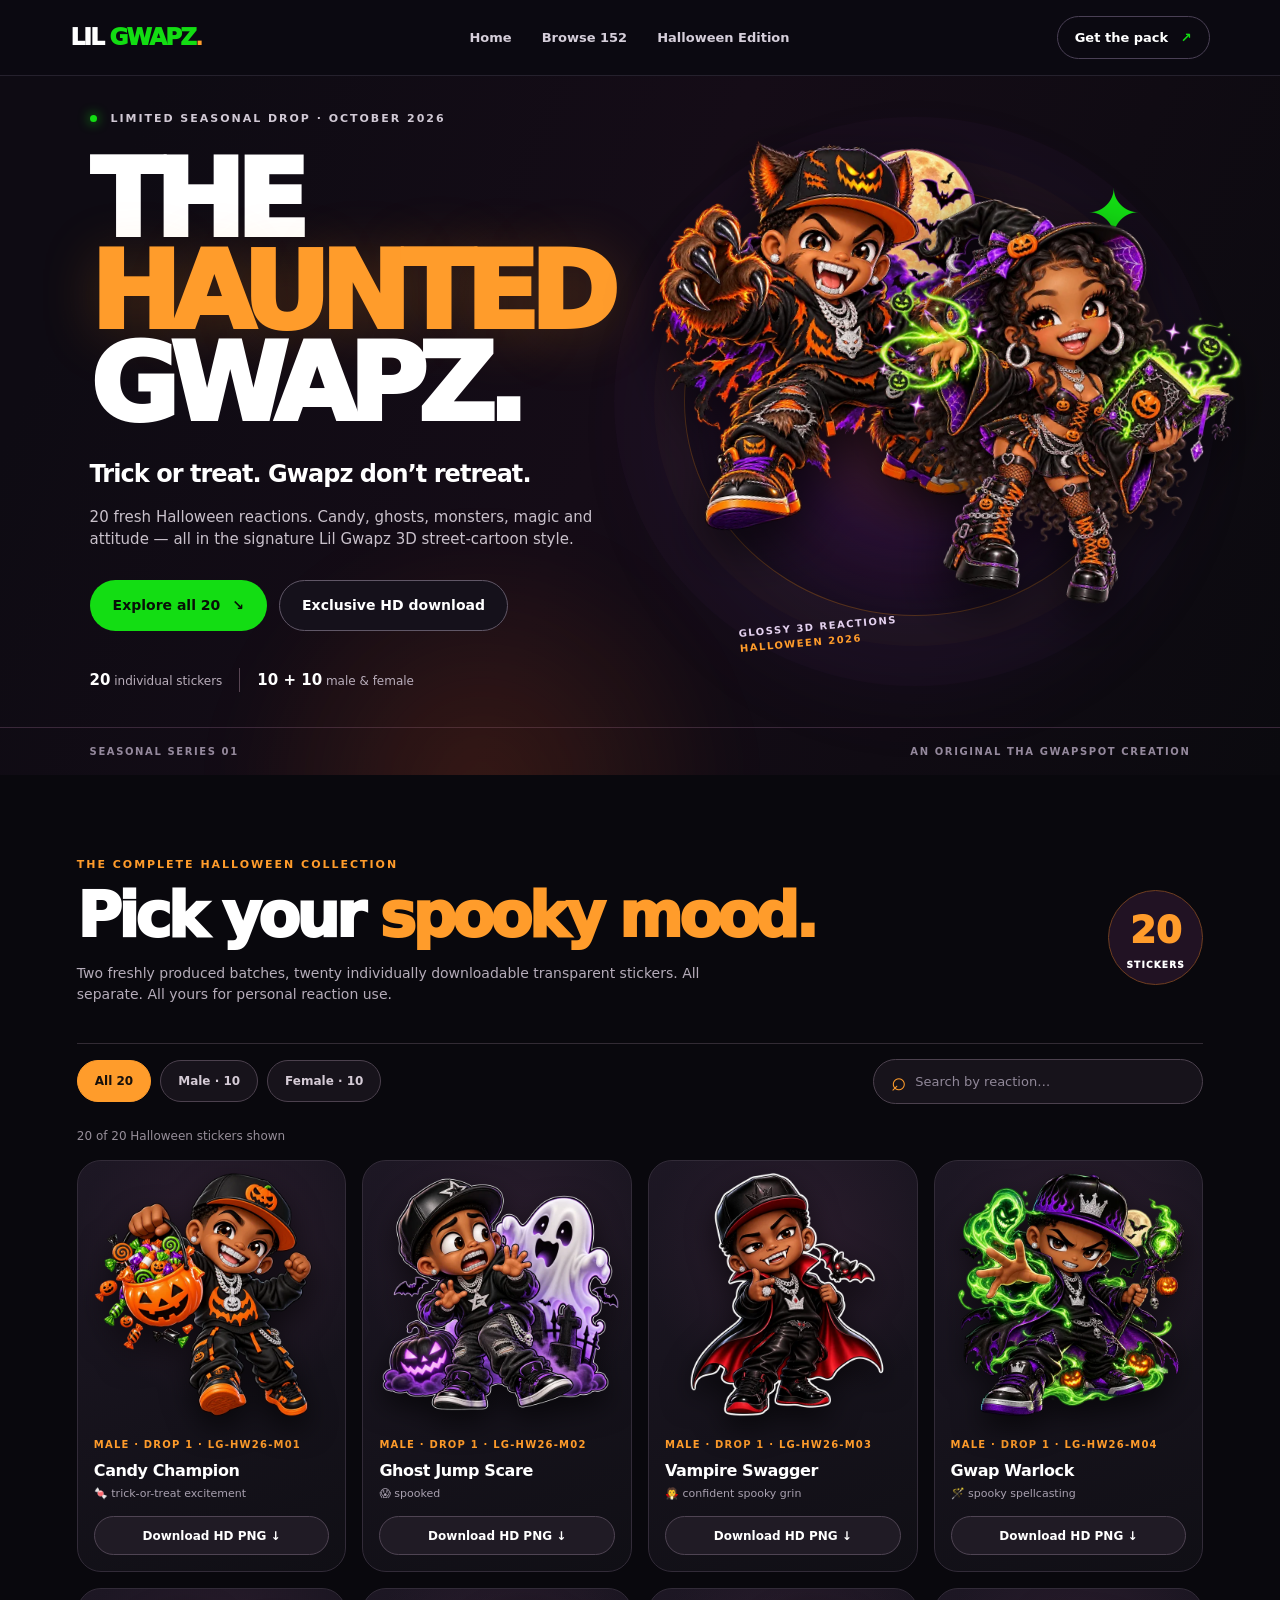
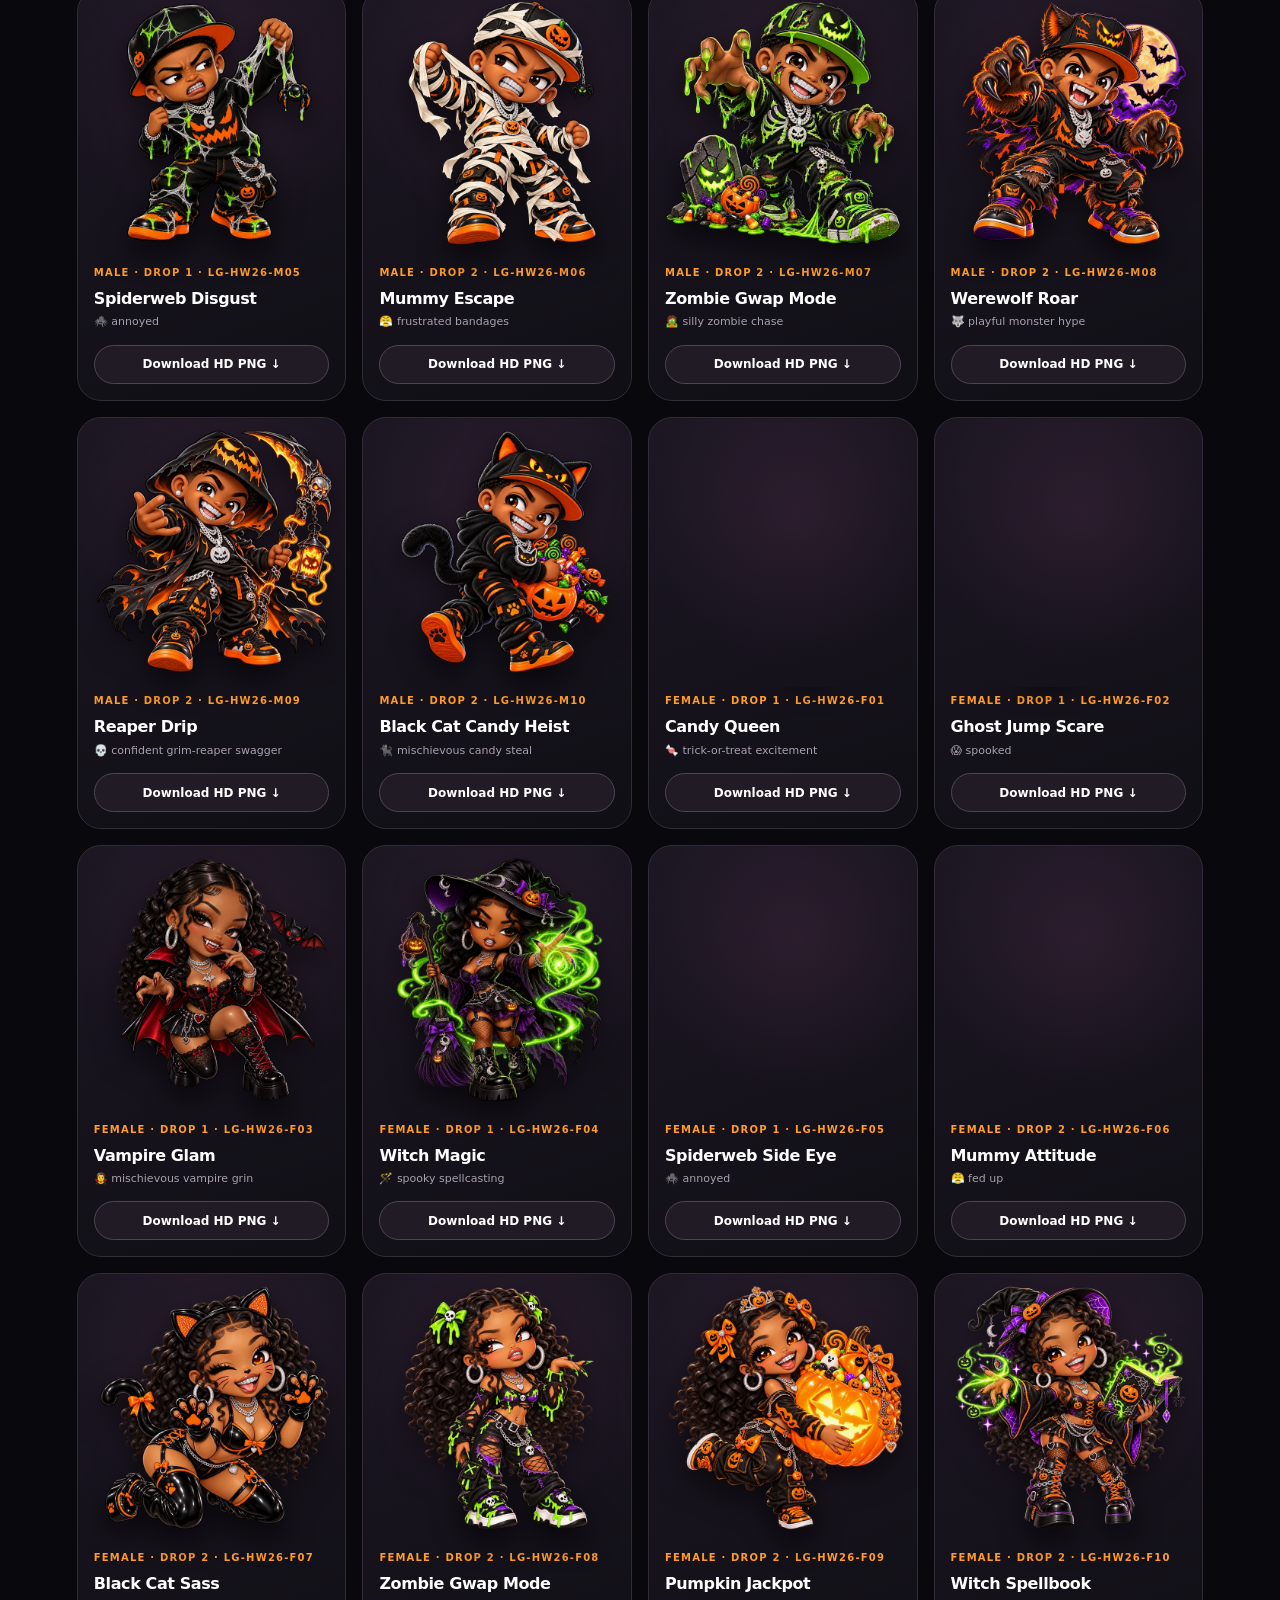
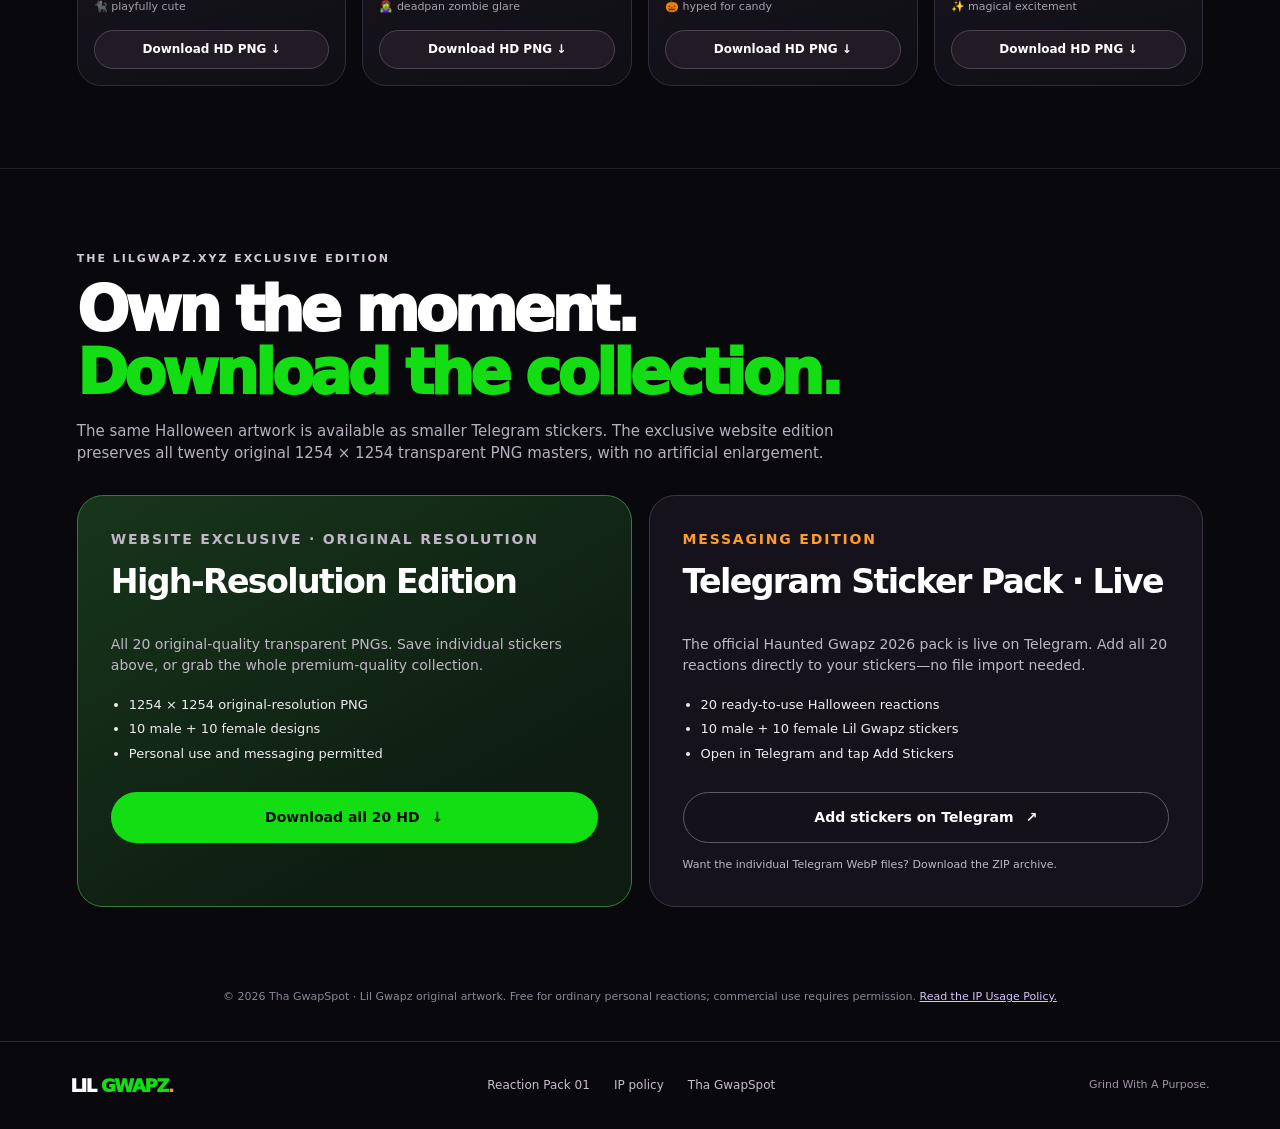
<file: halloween.html>
<!doctype html>
<html lang="en">
<head>
  <meta charset="utf-8">
  <meta name="viewport" content="width=device-width,initial-scale=1,viewport-fit=cover">
  <meta name="theme-color" content="#09080d">
  <meta name="description" content="Haunted Gwapz 2026: 20 Halloween Lil Gwapz stickers, 10 male and 10 female. Download the exclusive original-resolution transparent PNG edition from lilgwapz.xyz.">
  <title>Haunted Gwapz 2026 — Lil Gwapz Halloween Exclusive</title>
  <link rel="canonical" href="https://www.lilgwapz.xyz/halloween.html">
  <meta property="og:type" content="website">
  <meta property="og:site_name" content="Lil Gwapz">
  <meta property="og:url" content="https://www.lilgwapz.xyz/halloween.html">
  <meta property="og:title" content="Haunted Gwapz 2026 — Halloween Exclusive">
  <meta property="og:description" content="20 Halloween Lil Gwapz stickers. Two characters. Two drops. One exclusive high-resolution download.">
  <meta property="og:image" content="https://www.lilgwapz.xyz/og/lil-gwapz-halloween-2026.jpg">
  <meta property="og:image:width" content="1200">
  <meta property="og:image:height" content="630">
  <meta name="twitter:card" content="summary_large_image">
  <meta name="twitter:title" content="Haunted Gwapz 2026 — Halloween Exclusive">
  <meta name="twitter:description" content="20 original Halloween stickers — exclusive full-resolution PNG downloads on lilgwapz.xyz.">
  <meta name="twitter:image" content="https://www.lilgwapz.xyz/og/lil-gwapz-halloween-2026.jpg">
  <link rel="icon" href="/favicon.ico?v=lg-v3" type="image/x-icon">
  <link rel="stylesheet" href="halloween.css">
  <script defer src="halloween.js"></script>
</head>
<body>
  <a class="skip" href="#collection">Skip to the stickers</a>
  <header class="header">
    <a class="wordmark" href="/" aria-label="Lil Gwapz homepage">LIL <span>GWAPZ</span><b>.</b></a>
    <nav aria-label="Lil Gwapz navigation">
      <a href="/">Home</a>
      <a href="/browse.html">Browse 152</a>
      <a href="#collection" aria-current="page">Halloween Edition</a>
    </nav>
    <a class="nav-cta" href="#downloads">Get the pack <span aria-hidden="true">↗</span></a>
  </header>
  <main>
    <section class="hero" aria-labelledby="hero-title">
      <div class="ambient ambient-a" aria-hidden="true"></div>
      <div class="ambient ambient-b" aria-hidden="true"></div>
      <div class="hero-inner">
        <div class="hero-copy">
          <p class="eyebrow"><span class="live-dot" aria-hidden="true"></span> LIMITED SEASONAL DROP · OCTOBER 2026</p>
          <h1 id="hero-title">THE<br><span>HAUNTED</span><br>GWAPZ.</h1>
          <p class="hero-sub">Trick or treat. Gwapz don’t retreat.</p>
          <p class="hero-description">20 fresh Halloween reactions. Candy, ghosts, monsters, magic and attitude — all in the signature Lil Gwapz 3D street-cartoon style.</p>
          <div class="hero-actions">
            <a class="button button-green" href="#collection">Explore all 20 <span aria-hidden="true">↘</span></a>
            <a class="button button-glass" href="#downloads">Exclusive HD download</a>
          </div>
          <div class="hero-meta" aria-label="Collection information">
            <span><strong>20</strong> individual stickers</span>
            <span class="meta-line" aria-hidden="true"></span>
            <span><strong>10 + 10</strong> male &amp; female</span>
          </div>
        </div>
        <div class="hero-scene" aria-label="Halloween Lil Gwapz sticker artwork">
          <div class="hero-halo" aria-hidden="true"></div>
          <img class="hero-character hero-character-one" src="/assets/halloween-2026/previews/LG-HW26-M08-werewolf-roar.webp" alt="Male Lil Gwapz roaring in a werewolf costume" width="640" height="640" fetchpriority="high">
          <img class="hero-character hero-character-two" src="/assets/halloween-2026/previews/LG-HW26-F10-witch-spellbook.webp" alt="Female Lil Gwapz casting Halloween magic with a spellbook" width="640" height="640" fetchpriority="high">
          <div class="hero-ghost" aria-hidden="true">✦</div>
          <div class="floating-label">GLOSSY 3D REACTIONS<br><b>HALLOWEEN 2026</b></div>
        </div>
      </div>
      <div class="hero-footnote"><span>SEASONAL SERIES 01</span><span>AN ORIGINAL THA GWAPSPOT CREATION</span></div>
    </section>

    <section class="collection section" id="collection" aria-labelledby="collection-title">
      <div class="section-heading">
        <div>
          <p class="eyebrow eyebrow-orange">THE COMPLETE HALLOWEEN COLLECTION</p>
          <h2 id="collection-title">Pick your <em>spooky mood.</em></h2>
          <p>Two freshly produced batches, twenty individually downloadable transparent stickers. All separate. All yours for personal reaction use.</p>
        </div>
        <div class="count-badge">20 <span>STICKERS</span></div>
      </div>
      <div class="filters" role="group" aria-label="Filter Halloween stickers by character">
        <button class="filter active" type="button" data-filter="all" aria-pressed="true">All 20</button>
        <button class="filter" type="button" data-filter="male" aria-pressed="false">Male · 10</button>
        <button class="filter" type="button" data-filter="female" aria-pressed="false">Female · 10</button>
        <label class="search"><span aria-hidden="true">⌕</span><input type="search" id="sticker-search" placeholder="Search by reaction…" aria-label="Search Halloween stickers"></label>
      </div>
      <p class="result-status" id="result-status" role="status" aria-live="polite">Loading stickers…</p>
      <div class="sticker-grid" id="sticker-grid" aria-label="Halloween sticker gallery"></div>
      <div class="no-results" id="no-results" hidden>No stickers match that search. Try another reaction.</div>
    </section>

    <section class="downloads section" id="downloads" aria-labelledby="download-title">
      <div class="download-intro">
        <p class="eyebrow">THE LILGWAPZ.XYZ EXCLUSIVE EDITION</p>
        <h2 id="download-title">Own the moment.<br><em>Download the collection.</em></h2>
        <p>The same Halloween artwork is available as smaller Telegram stickers. The exclusive website edition preserves all twenty original 1254 × 1254 transparent PNG masters, with no artificial enlargement.</p>
      </div>
      <div class="download-cards">
        <div class="download-card featured">
          <p class="download-tag">WEBSITE EXCLUSIVE · ORIGINAL RESOLUTION</p>
          <h3>High-Resolution Edition</h3>
          <p>All 20 original-quality transparent PNGs. Save individual stickers above, or grab the whole premium-quality collection.</p>
          <ul><li>1254 × 1254 original-resolution PNG</li><li>10 male + 10 female designs</li><li>Personal use and messaging permitted</li></ul>
          <a class="button button-green" href="/downloads/Lil_Gwapz_Halloween_2026_Exclusive_HQ_20.zip" download>Download all 20 HD <span aria-hidden="true">↓</span></a>
        </div>
        <div class="download-card telegram">
          <p class="download-tag">MESSAGING EDITION</p>
          <h3>Telegram Sticker Pack · Live</h3>
          <p>The official Haunted Gwapz 2026 pack is live on Telegram. Add all 20 reactions directly to your stickers—no file import needed.</p>
          <ul><li>20 ready-to-use Halloween reactions</li><li>10 male + 10 female Lil Gwapz stickers</li><li>Open in Telegram and tap Add Stickers</li></ul>
          <a class="button button-outline" href="https://t.me/addstickers/lil_gwapz_haunted2026_by_thalilgwapz_bot" target="_blank" rel="noopener noreferrer">Add stickers on Telegram <span aria-hidden="true">↗</span></a>
          <p class="small-note">Want the individual Telegram WebP files? <a href="/downloads/Lil_Gwapz_Halloween_2026_Telegram_20.zip" download>Download the ZIP archive</a>.</p>
        </div>
      </div>
    </section>
    <div class="fineprint">© 2026 Tha GwapSpot · Lil Gwapz original artwork. Free for ordinary personal reactions; commercial use requires permission. <a href="/ip-policy.html">Read the IP Usage Policy.</a></div>
  </main>
  <footer class="footer">
    <a class="wordmark" href="/">LIL <span>GWAPZ</span><b>.</b></a>
    <div><a href="/browse.html">Reaction Pack 01</a><a href="/ip-policy.html">IP policy</a><a href="https://gwapspot.com/">Tha GwapSpot</a></div>
    <span>Grind With A Purpose.</span>
  </footer>
  <dialog id="viewer" class="viewer" aria-labelledby="viewer-title">
    <button type="button" class="viewer-close" id="viewer-close" aria-label="Close sticker preview">×</button>
    <div class="viewer-inner">
      <img id="viewer-image" alt="" width="640" height="640">
      <div class="viewer-detail"><p class="eyebrow" id="viewer-code"></p><h2 id="viewer-title"></h2><p id="viewer-mood"></p><a class="button button-green" id="viewer-download" href="#" download>Download original PNG ↓</a></div>
    </div>
  </dialog>
</body>
</html>
</file>
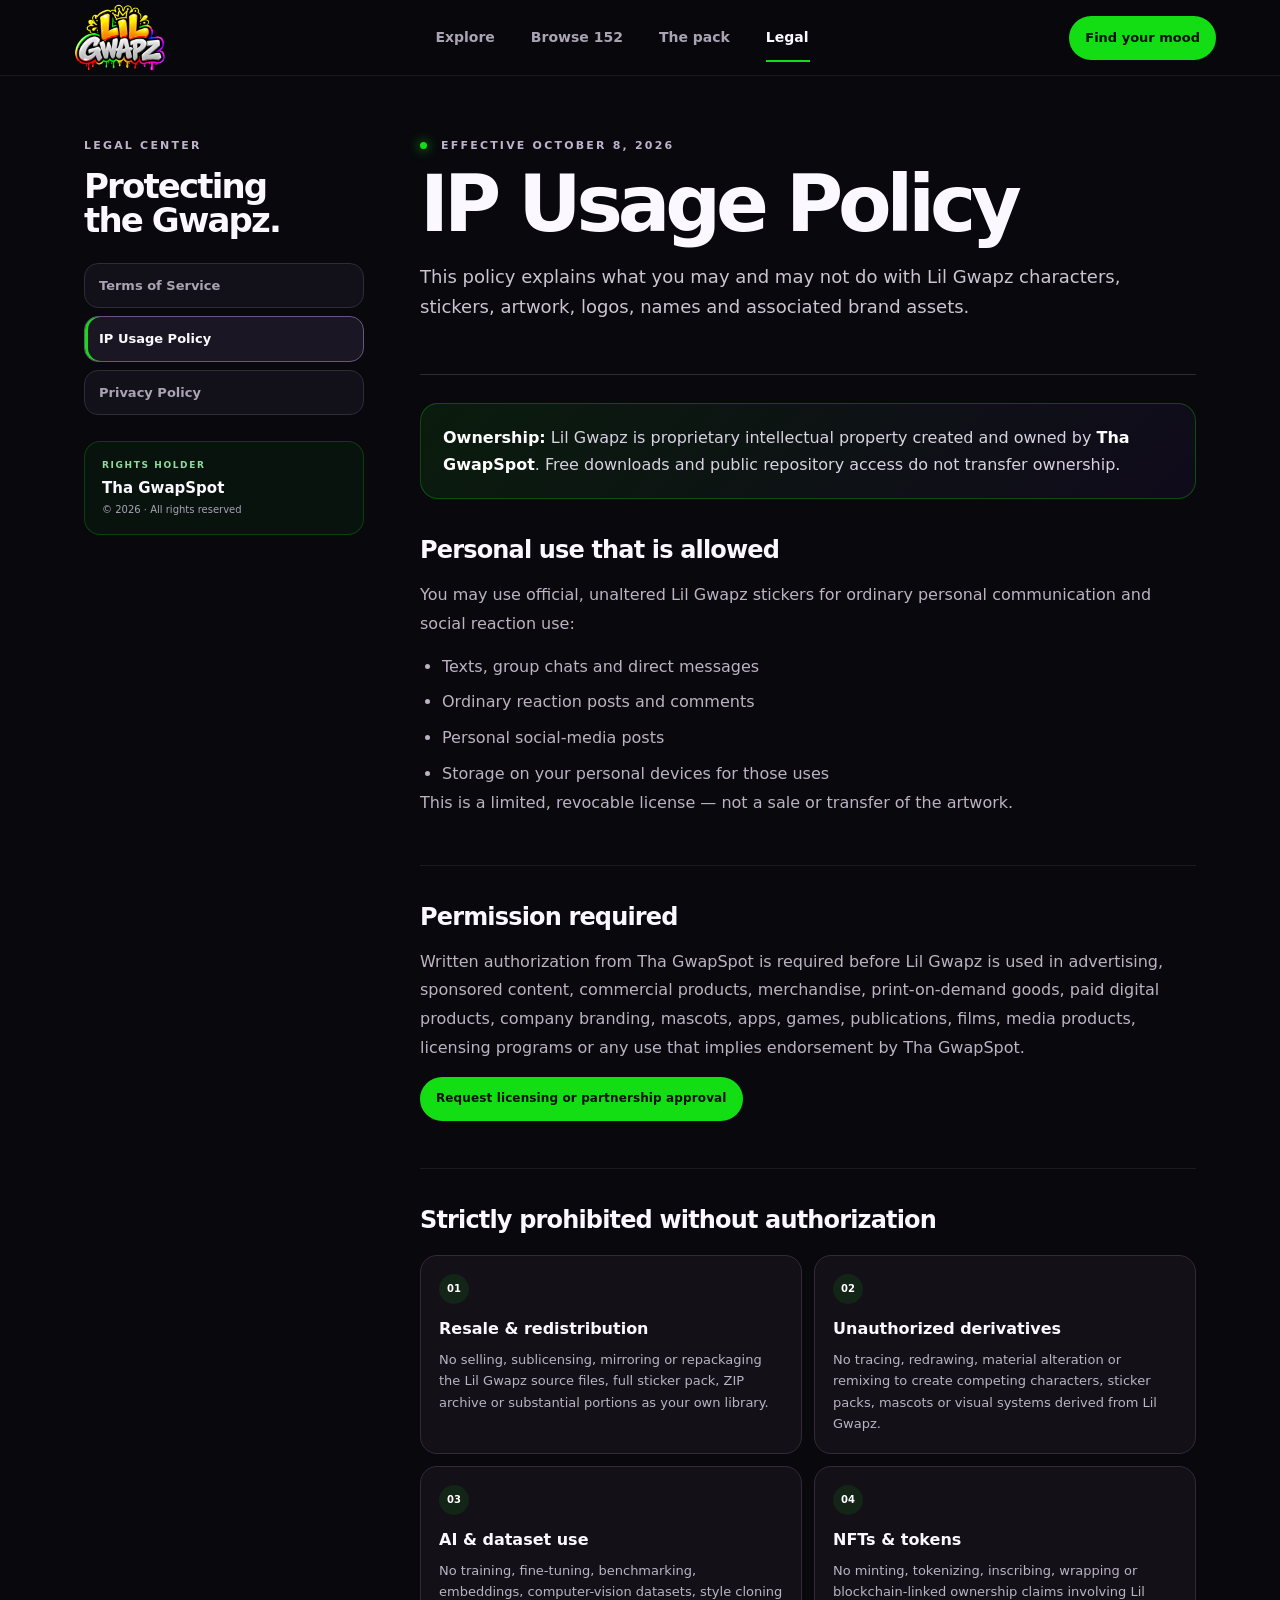
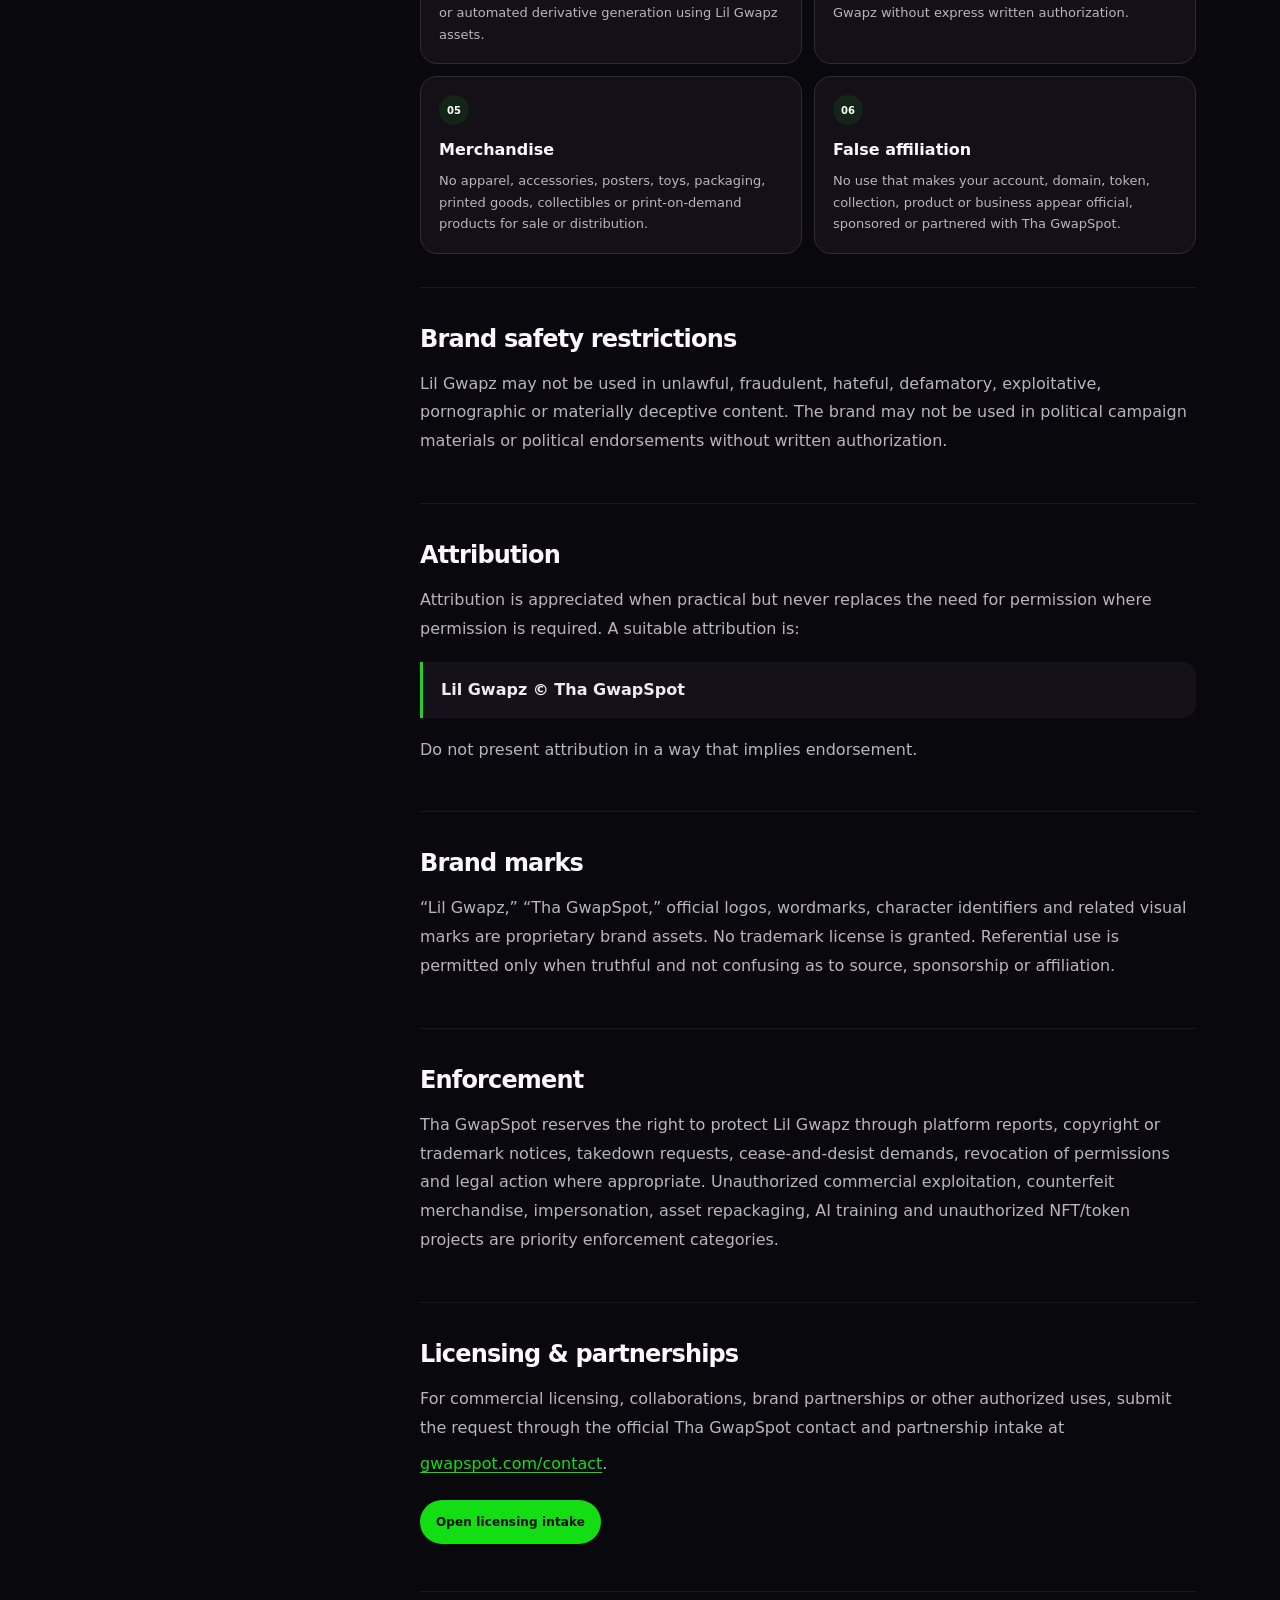
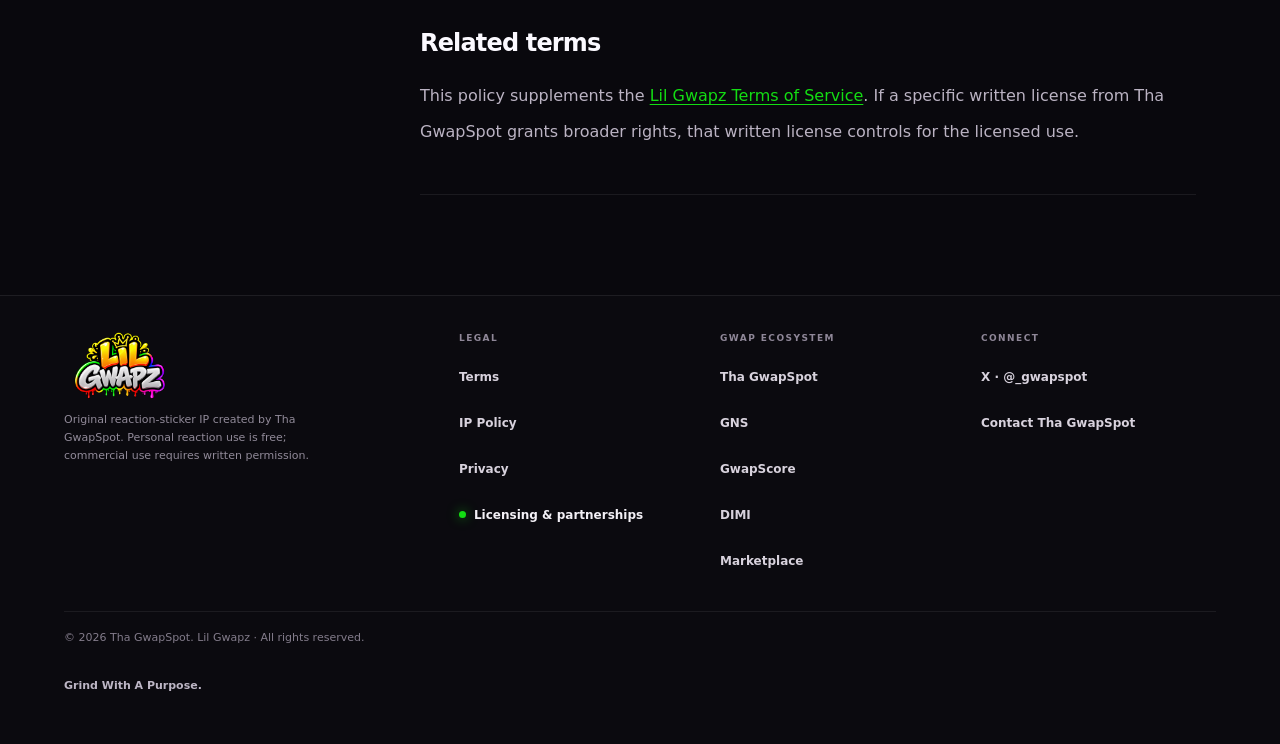
<file: ip-policy.html>
<!doctype html>
<html lang="en">
<head>
  <meta charset="utf-8">
  <meta name="viewport" content="width=device-width,initial-scale=1,viewport-fit=cover">
  <meta name="theme-color" content="#09080d">
  <meta name="description" content="Lil Gwapz intellectual-property usage policy from Tha GwapSpot: personal use, commercial restrictions, AI, NFT, merchandise and redistribution rules.">
  <link rel="canonical" href="https://www.lilgwapz.xyz/ip-policy.html">
  <meta property="og:type" content="website"><meta property="og:url" content="https://www.lilgwapz.xyz/ip-policy.html"><meta property="og:site_name" content="Lil Gwapz"><meta property="og:title" content="IP Usage Policy — Lil Gwapz"><meta property="og:description" content="The rules for using Lil Gwapz artwork, characters, stickers and brand assets."><meta property="og:image" content="https://lilgwapz.xyz/og/lil-gwapz-share.jpg">
  <meta name="twitter:card" content="summary_large_image">
  <title>IP Usage Policy — Lil Gwapz</title>
  <link rel="icon" href="/favicon.ico?v=lg-v3" type="image/x-icon" sizes="16x16 32x32 48x48">
  <link rel="icon" href="/favicon-32.png?v=lg-v3" type="image/png" sizes="32x32">
  <link rel="icon" href="/favicon-96.png?v=lg-v3" type="image/png" sizes="96x96">
  <link rel="apple-touch-icon" href="/apple-touch-icon.png?v=lg-v3" sizes="180x180">
  <link rel="manifest" href="/site.webmanifest?v=lg-v3">
  <link rel="stylesheet" href="styles.css">
  <link rel="stylesheet" href="css/tokens.css">
</head>
<body class="legal-page">
  <header class="site-header"><a class="wordmark" href="./" aria-label="Lil Gwapz home"><img src="/assets/brand/lil-gwapz-logo-v2.png" width="672" height="448" alt="Lil Gwapz"></a><nav class="desktop-nav" aria-label="Main navigation"><a href="./">Explore</a><a href="browse.html">Browse 152</a><a href="./#pack">The pack</a><a class="active" href="/ip-policy.html">Legal</a></nav><a class="header-cta" href="browse.html">Find your mood</a></header>

  <main class="legal-main">
    <aside class="legal-sidebar"><p class="eyebrow">LEGAL CENTER</p><h2>Protecting the Gwapz.</h2><nav><a href="terms.html">Terms of Service</a><a class="active" href="ip-policy.html">IP Usage Policy</a><a href="privacy.html">Privacy Policy</a></nav><div class="legal-owner"><span>RIGHTS HOLDER</span><strong>Tha GwapSpot</strong><small>© 2026 · All rights reserved</small></div></aside>

    <article class="legal-document">
      <div class="legal-title"><p class="eyebrow"><span class="eyebrow-dot"></span> EFFECTIVE OCTOBER 8, 2026</p><h1>IP Usage Policy</h1><p>This policy explains what you may and may not do with Lil Gwapz characters, stickers, artwork, logos, names and associated brand assets.</p></div>

      <div class="legal-callout legal-callout-green"><strong>Ownership:</strong> Lil Gwapz is proprietary intellectual property created and owned by <strong>Tha GwapSpot</strong>. Free downloads and public repository access do not transfer ownership.</div>

      <section><h2>Personal use that is allowed</h2><p>You may use official, unaltered Lil Gwapz stickers for ordinary personal communication and social reaction use:</p><ul><li>Texts, group chats and direct messages</li><li>Ordinary reaction posts and comments</li><li>Personal social-media posts</li><li>Storage on your personal devices for those uses</li></ul><p>This is a limited, revocable license — not a sale or transfer of the artwork.</p></section>

      <section><h2>Permission required</h2><p>Written authorization from Tha GwapSpot is required before Lil Gwapz is used in advertising, sponsored content, commercial products, merchandise, print-on-demand goods, paid digital products, company branding, mascots, apps, games, publications, films, media products, licensing programs or any use that implies endorsement by Tha GwapSpot.</p><p><a class="legal-action-link" href="https://gwapspot.com/contact" rel="noreferrer">Request licensing or partnership approval</a></p></section>

      <section><h2>Strictly prohibited without authorization</h2>
        <div class="rule-grid">
          <div class="rule-card"><span>01</span><h3>Resale &amp; redistribution</h3><p>No selling, sublicensing, mirroring or repackaging the Lil Gwapz source files, full sticker pack, ZIP archive or substantial portions as your own library.</p></div>
          <div class="rule-card"><span>02</span><h3>Unauthorized derivatives</h3><p>No tracing, redrawing, material alteration or remixing to create competing characters, sticker packs, mascots or visual systems derived from Lil Gwapz.</p></div>
          <div class="rule-card"><span>03</span><h3>AI &amp; dataset use</h3><p>No training, fine-tuning, benchmarking, embeddings, computer-vision datasets, style cloning or automated derivative generation using Lil Gwapz assets.</p></div>
          <div class="rule-card"><span>04</span><h3>NFTs &amp; tokens</h3><p>No minting, tokenizing, inscribing, wrapping or blockchain-linked ownership claims involving Lil Gwapz without express written authorization.</p></div>
          <div class="rule-card"><span>05</span><h3>Merchandise</h3><p>No apparel, accessories, posters, toys, packaging, printed goods, collectibles or print-on-demand products for sale or distribution.</p></div>
          <div class="rule-card"><span>06</span><h3>False affiliation</h3><p>No use that makes your account, domain, token, collection, product or business appear official, sponsored or partnered with Tha GwapSpot.</p></div>
        </div>
      </section>

      <section><h2>Brand safety restrictions</h2><p>Lil Gwapz may not be used in unlawful, fraudulent, hateful, defamatory, exploitative, pornographic or materially deceptive content. The brand may not be used in political campaign materials or political endorsements without written authorization.</p></section>

      <section><h2>Attribution</h2><p>Attribution is appreciated when practical but never replaces the need for permission where permission is required. A suitable attribution is:</p><blockquote>Lil Gwapz © Tha GwapSpot</blockquote><p>Do not present attribution in a way that implies endorsement.</p></section>

      <section><h2>Brand marks</h2><p>“Lil Gwapz,” “Tha GwapSpot,” official logos, wordmarks, character identifiers and related visual marks are proprietary brand assets. No trademark license is granted. Referential use is permitted only when truthful and not confusing as to source, sponsorship or affiliation.</p></section>

      <section><h2>Enforcement</h2><p>Tha GwapSpot reserves the right to protect Lil Gwapz through platform reports, copyright or trademark notices, takedown requests, cease-and-desist demands, revocation of permissions and legal action where appropriate. Unauthorized commercial exploitation, counterfeit merchandise, impersonation, asset repackaging, AI training and unauthorized NFT/token projects are priority enforcement categories.</p></section>

      <section><h2>Licensing &amp; partnerships</h2><p>For commercial licensing, collaborations, brand partnerships or other authorized uses, submit the request through the official Tha GwapSpot contact and partnership intake at <a href="https://gwapspot.com/contact" rel="noreferrer">gwapspot.com/contact</a>.</p><p><a class="legal-action-link" href="https://gwapspot.com/contact" rel="noreferrer">Open licensing intake</a></p></section>

      <section><h2>Related terms</h2><p>This policy supplements the <a href="terms.html">Lil Gwapz Terms of Service</a>. If a specific written license from Tha GwapSpot grants broader rights, that written license controls for the licensed use.</p></section>
    </article>
  </main>

  <footer class="site-footer site-footer-expanded legal-footer">
    <div class="footer-brand"><a class="wordmark" href="./" aria-label="Lil Gwapz home"><img src="/assets/brand/lil-gwapz-logo-v2.png" width="672" height="448" alt="Lil Gwapz"></a><p>Original reaction-sticker IP created by Tha GwapSpot. Personal reaction use is free; commercial use requires written permission.</p></div>
    <div class="footer-nav-grid">
      <div class="footer-group"><span>LEGAL</span><a href="terms.html">Terms</a><a href="ip-policy.html">IP Policy</a><a href="privacy.html">Privacy</a><a class="footer-license" href="https://gwapspot.com/contact" rel="noreferrer">Licensing &amp; partnerships</a></div>
      <div class="footer-group"><span>GWAP ECOSYSTEM</span><a href="https://gwapspot.com" rel="noreferrer">Tha GwapSpot</a><a href="https://gwapspot.fun/name" rel="noreferrer">GNS</a><a href="https://gwapscore.live/" rel="noreferrer">GwapScore</a><a href="https://dimimusic.xyz/" rel="noreferrer">DIMI</a><a href="https://gwapspot.store/" rel="noreferrer">Marketplace</a></div>
      <div class="footer-group"><span>CONNECT</span><a href="https://x.com/_gwapspot?s=21" rel="noreferrer">X · @_gwapspot</a><a href="https://gwapspot.com/contact" rel="noreferrer">Contact Tha GwapSpot</a></div>
    </div>
    <div class="footer-bottom"><p>© 2026 Tha GwapSpot. Lil Gwapz · All rights reserved.</p><a href="https://gwapspot.com" rel="noreferrer">Grind With A Purpose.</a></div>
  </footer>
</body>
</html>
</file>
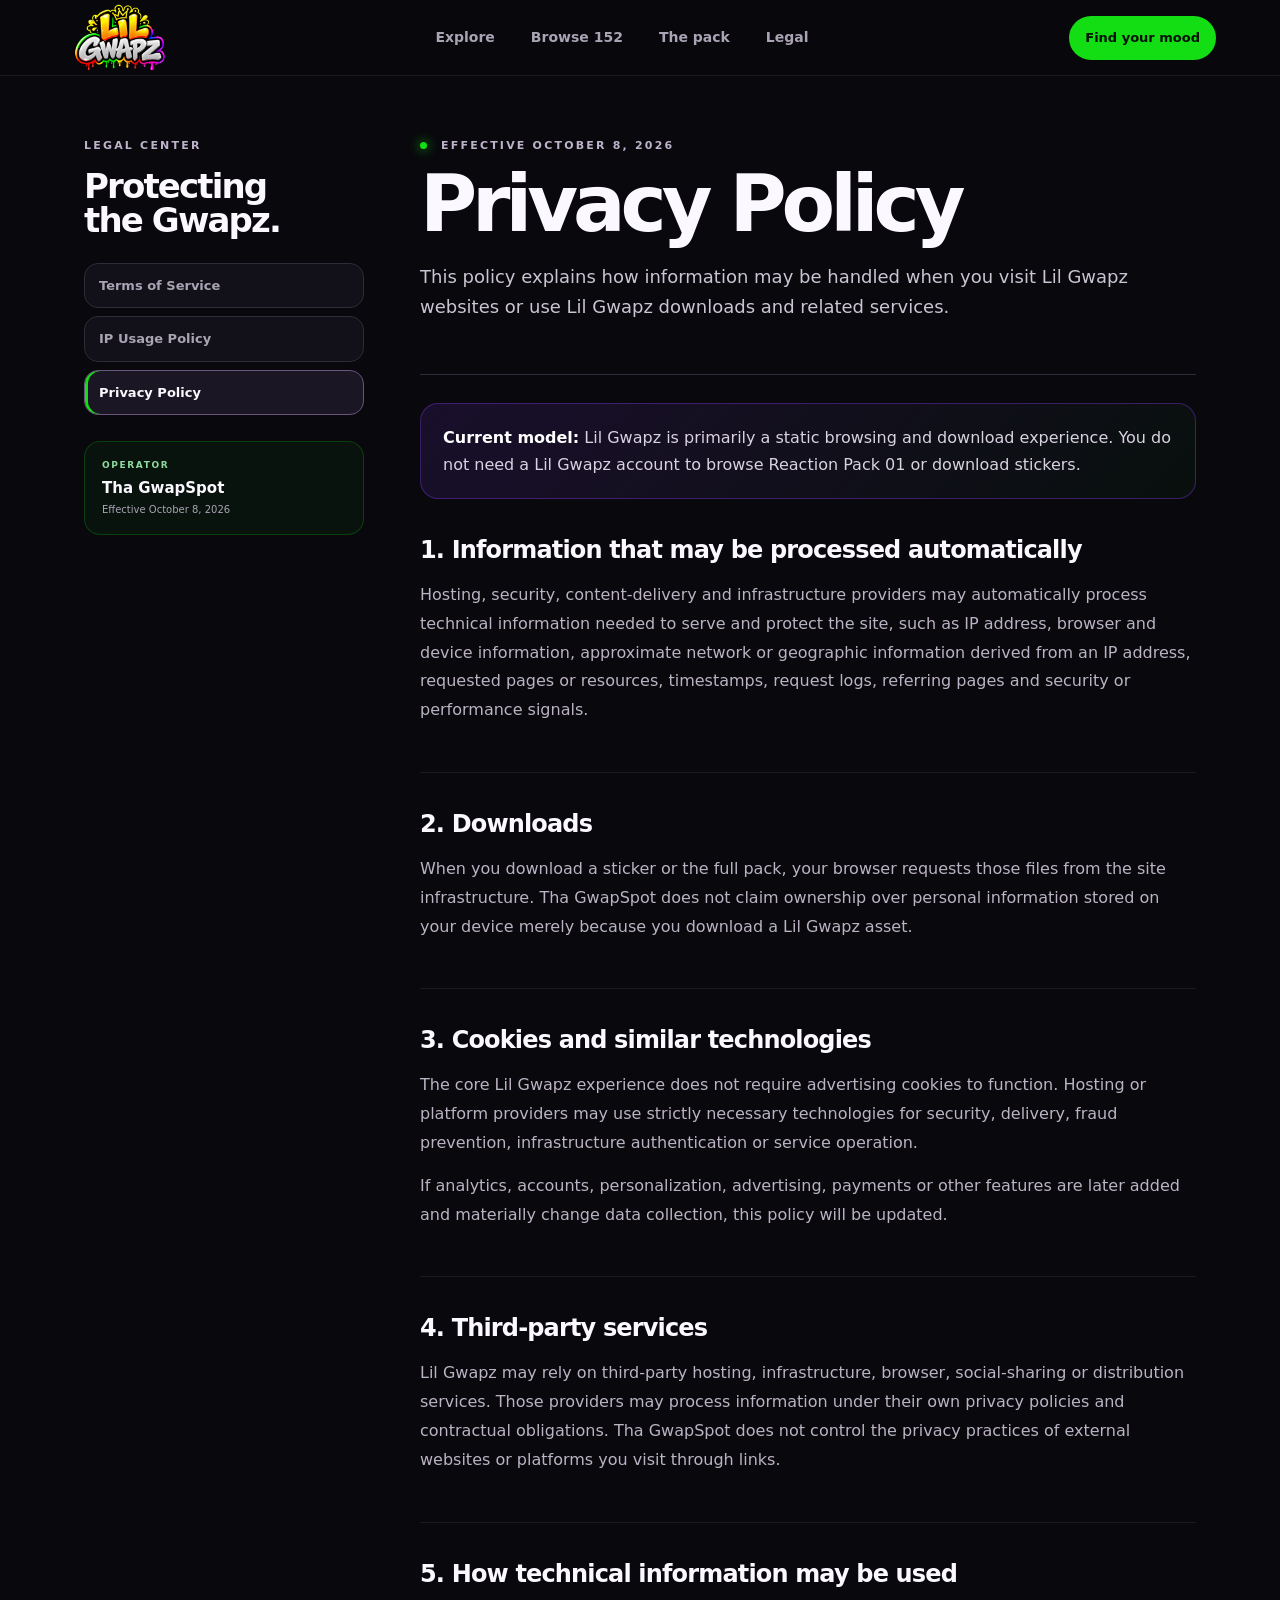
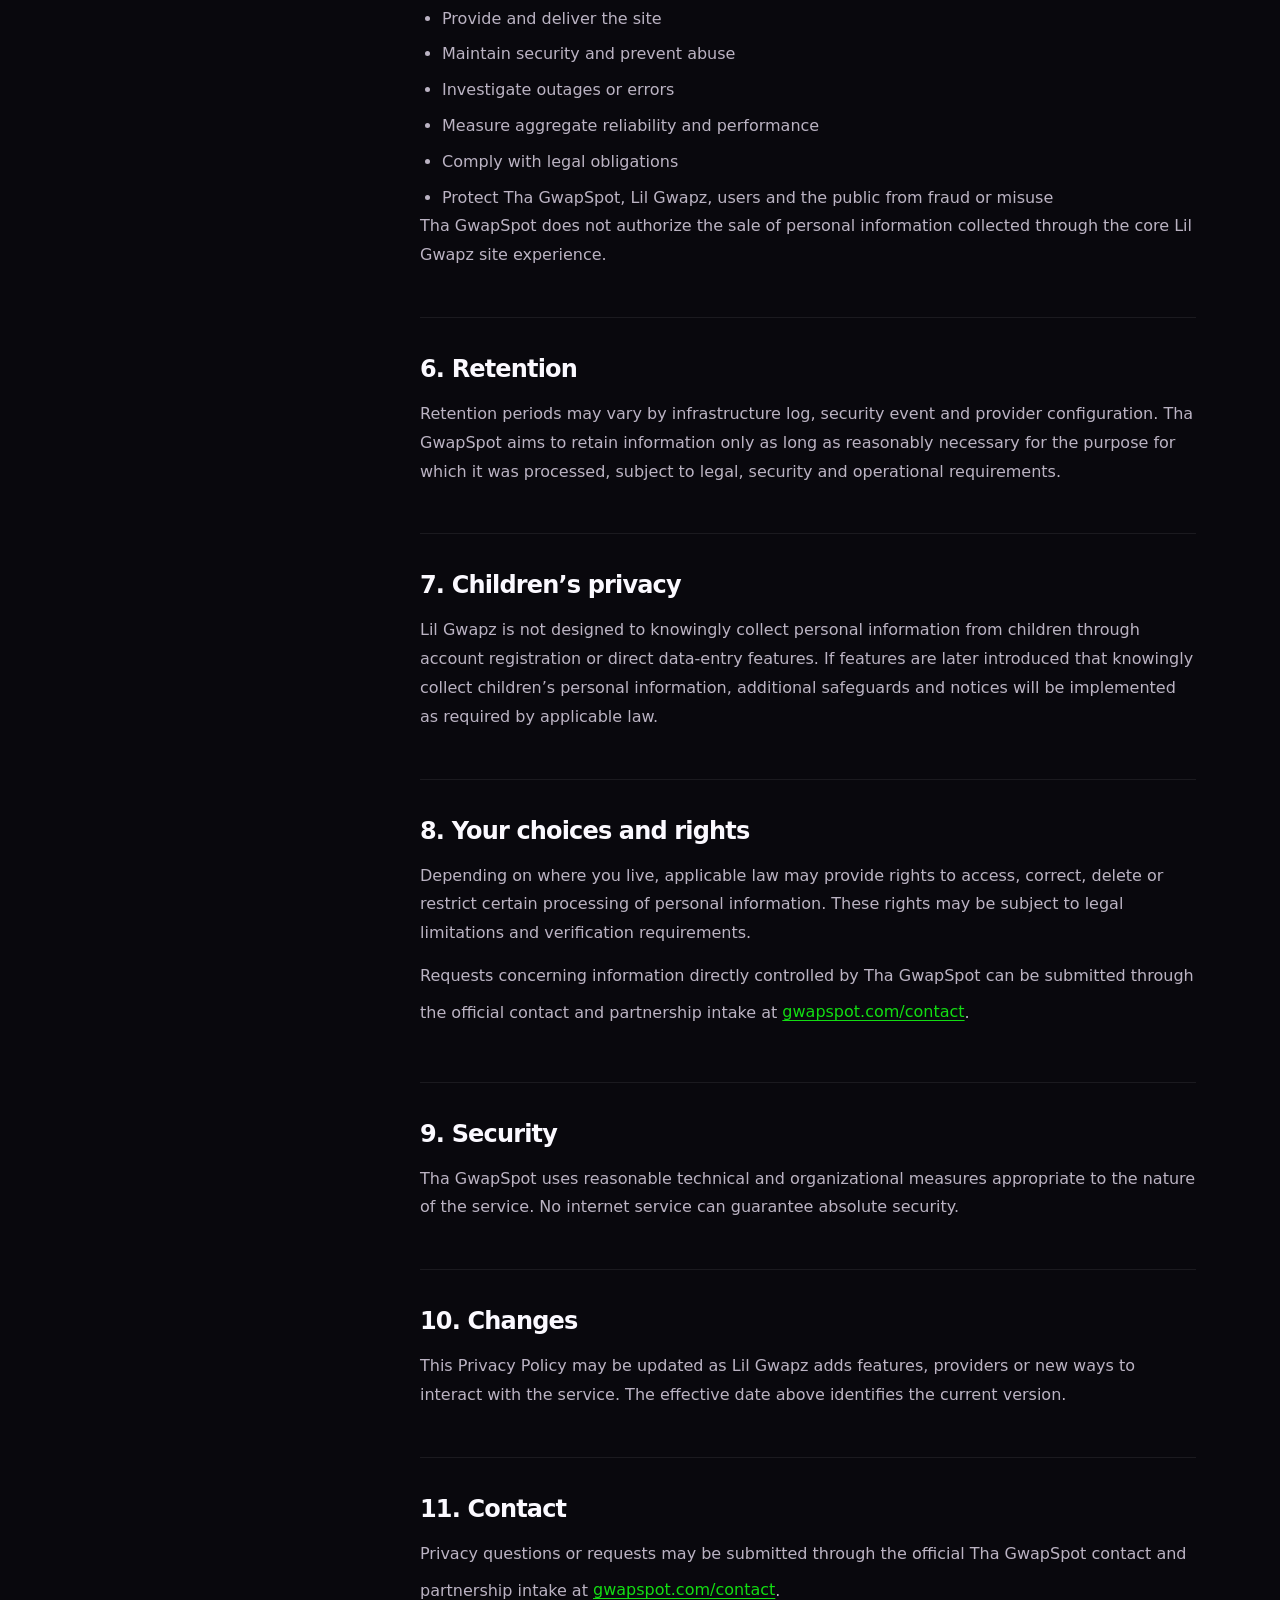
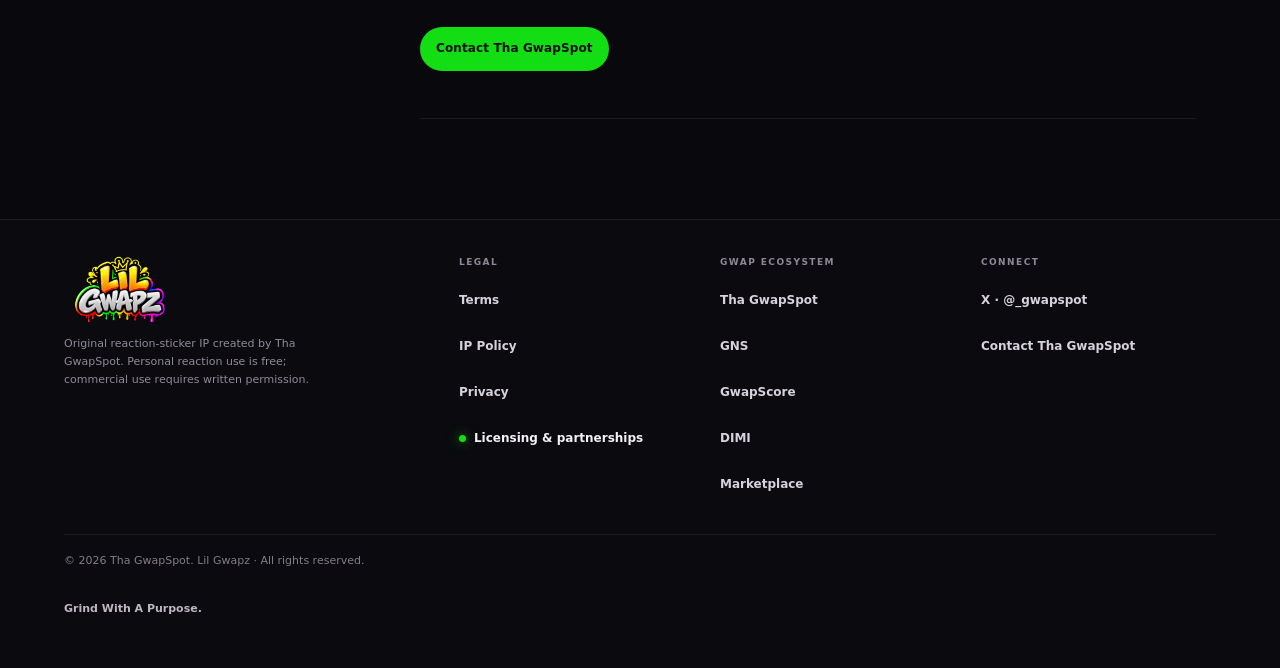
<file: privacy.html>
<!doctype html>
<html lang="en">
<head>
  <meta charset="utf-8">
  <meta name="viewport" content="width=device-width,initial-scale=1,viewport-fit=cover">
  <meta name="theme-color" content="#09080d">
  <meta name="description" content="Lil Gwapz Privacy Policy describing technical data, downloads and service-provider processing.">
  <link rel="canonical" href="https://www.lilgwapz.xyz/privacy.html">
  <meta property="og:type" content="website"><meta property="og:url" content="https://www.lilgwapz.xyz/privacy.html"><meta property="og:site_name" content="Lil Gwapz"><meta property="og:title" content="Privacy Policy — Lil Gwapz"><meta property="og:description" content="How information may be handled when you visit or use Lil Gwapz."><meta property="og:image" content="https://lilgwapz.xyz/og/lil-gwapz-share.jpg">
  <meta name="twitter:card" content="summary_large_image">
  <title>Privacy Policy — Lil Gwapz</title>
  <link rel="icon" href="/favicon.ico?v=lg-v3" type="image/x-icon" sizes="16x16 32x32 48x48">
  <link rel="icon" href="/favicon-32.png?v=lg-v3" type="image/png" sizes="32x32">
  <link rel="icon" href="/favicon-96.png?v=lg-v3" type="image/png" sizes="96x96">
  <link rel="apple-touch-icon" href="/apple-touch-icon.png?v=lg-v3" sizes="180x180">
  <link rel="manifest" href="/site.webmanifest?v=lg-v3">
  <link rel="stylesheet" href="styles.css">
  <link rel="stylesheet" href="css/tokens.css">
</head>
<body class="legal-page">
  <header class="site-header"><a class="wordmark" href="./" aria-label="Lil Gwapz home"><img src="/assets/brand/lil-gwapz-logo-v2.png" width="672" height="448" alt="Lil Gwapz"></a><nav class="desktop-nav" aria-label="Main navigation"><a href="./">Explore</a><a href="browse.html">Browse 152</a><a href="./#pack">The pack</a><a href="/ip-policy.html">Legal</a></nav><a class="header-cta" href="browse.html">Find your mood</a></header>

  <main class="legal-main">
    <aside class="legal-sidebar"><p class="eyebrow">LEGAL CENTER</p><h2>Protecting the Gwapz.</h2><nav><a href="terms.html">Terms of Service</a><a href="ip-policy.html">IP Usage Policy</a><a class="active" href="privacy.html">Privacy Policy</a></nav><div class="legal-owner"><span>OPERATOR</span><strong>Tha GwapSpot</strong><small>Effective October 8, 2026</small></div></aside>

    <article class="legal-document">
      <div class="legal-title"><p class="eyebrow"><span class="eyebrow-dot"></span> EFFECTIVE OCTOBER 8, 2026</p><h1>Privacy Policy</h1><p>This policy explains how information may be handled when you visit Lil Gwapz websites or use Lil Gwapz downloads and related services.</p></div>

      <div class="legal-callout"><strong>Current model:</strong> Lil Gwapz is primarily a static browsing and download experience. You do not need a Lil Gwapz account to browse Reaction Pack 01 or download stickers.</div>

      <section><h2>1. Information that may be processed automatically</h2><p>Hosting, security, content-delivery and infrastructure providers may automatically process technical information needed to serve and protect the site, such as IP address, browser and device information, approximate network or geographic information derived from an IP address, requested pages or resources, timestamps, request logs, referring pages and security or performance signals.</p></section>

      <section><h2>2. Downloads</h2><p>When you download a sticker or the full pack, your browser requests those files from the site infrastructure. Tha GwapSpot does not claim ownership over personal information stored on your device merely because you download a Lil Gwapz asset.</p></section>

      <section><h2>3. Cookies and similar technologies</h2><p>The core Lil Gwapz experience does not require advertising cookies to function. Hosting or platform providers may use strictly necessary technologies for security, delivery, fraud prevention, infrastructure authentication or service operation.</p><p>If analytics, accounts, personalization, advertising, payments or other features are later added and materially change data collection, this policy will be updated.</p></section>

      <section><h2>4. Third-party services</h2><p>Lil Gwapz may rely on third-party hosting, infrastructure, browser, social-sharing or distribution services. Those providers may process information under their own privacy policies and contractual obligations. Tha GwapSpot does not control the privacy practices of external websites or platforms you visit through links.</p></section>

      <section><h2>5. How technical information may be used</h2><ul><li>Provide and deliver the site</li><li>Maintain security and prevent abuse</li><li>Investigate outages or errors</li><li>Measure aggregate reliability and performance</li><li>Comply with legal obligations</li><li>Protect Tha GwapSpot, Lil Gwapz, users and the public from fraud or misuse</li></ul><p>Tha GwapSpot does not authorize the sale of personal information collected through the core Lil Gwapz site experience.</p></section>

      <section><h2>6. Retention</h2><p>Retention periods may vary by infrastructure log, security event and provider configuration. Tha GwapSpot aims to retain information only as long as reasonably necessary for the purpose for which it was processed, subject to legal, security and operational requirements.</p></section>

      <section><h2>7. Children’s privacy</h2><p>Lil Gwapz is not designed to knowingly collect personal information from children through account registration or direct data-entry features. If features are later introduced that knowingly collect children’s personal information, additional safeguards and notices will be implemented as required by applicable law.</p></section>

      <section><h2>8. Your choices and rights</h2><p>Depending on where you live, applicable law may provide rights to access, correct, delete or restrict certain processing of personal information. These rights may be subject to legal limitations and verification requirements.</p><p>Requests concerning information directly controlled by Tha GwapSpot can be submitted through the official contact and partnership intake at <a href="https://gwapspot.com/contact" rel="noreferrer">gwapspot.com/contact</a>.</p></section>

      <section><h2>9. Security</h2><p>Tha GwapSpot uses reasonable technical and organizational measures appropriate to the nature of the service. No internet service can guarantee absolute security.</p></section>

      <section><h2>10. Changes</h2><p>This Privacy Policy may be updated as Lil Gwapz adds features, providers or new ways to interact with the service. The effective date above identifies the current version.</p></section>

      <section><h2>11. Contact</h2><p>Privacy questions or requests may be submitted through the official Tha GwapSpot contact and partnership intake at <a href="https://gwapspot.com/contact" rel="noreferrer">gwapspot.com/contact</a>.</p><p><a class="legal-action-link" href="https://gwapspot.com/contact" rel="noreferrer">Contact Tha GwapSpot</a></p></section>
    </article>
  </main>

  <footer class="site-footer site-footer-expanded legal-footer">
    <div class="footer-brand"><a class="wordmark" href="./" aria-label="Lil Gwapz home"><img src="/assets/brand/lil-gwapz-logo-v2.png" width="672" height="448" alt="Lil Gwapz"></a><p>Original reaction-sticker IP created by Tha GwapSpot. Personal reaction use is free; commercial use requires written permission.</p></div>
    <div class="footer-nav-grid">
      <div class="footer-group"><span>LEGAL</span><a href="terms.html">Terms</a><a href="ip-policy.html">IP Policy</a><a href="privacy.html">Privacy</a><a class="footer-license" href="https://gwapspot.com/contact" rel="noreferrer">Licensing &amp; partnerships</a></div>
      <div class="footer-group"><span>GWAP ECOSYSTEM</span><a href="https://gwapspot.com" rel="noreferrer">Tha GwapSpot</a><a href="https://gwapspot.fun/name" rel="noreferrer">GNS</a><a href="https://gwapscore.live/" rel="noreferrer">GwapScore</a><a href="https://dimimusic.xyz/" rel="noreferrer">DIMI</a><a href="https://gwapspot.store/" rel="noreferrer">Marketplace</a></div>
      <div class="footer-group"><span>CONNECT</span><a href="https://x.com/_gwapspot?s=21" rel="noreferrer">X · @_gwapspot</a><a href="https://gwapspot.com/contact" rel="noreferrer">Contact Tha GwapSpot</a></div>
    </div>
    <div class="footer-bottom"><p>© 2026 Tha GwapSpot. Lil Gwapz · All rights reserved.</p><a href="https://gwapspot.com" rel="noreferrer">Grind With A Purpose.</a></div>
  </footer>
</body>
</html>
</file>
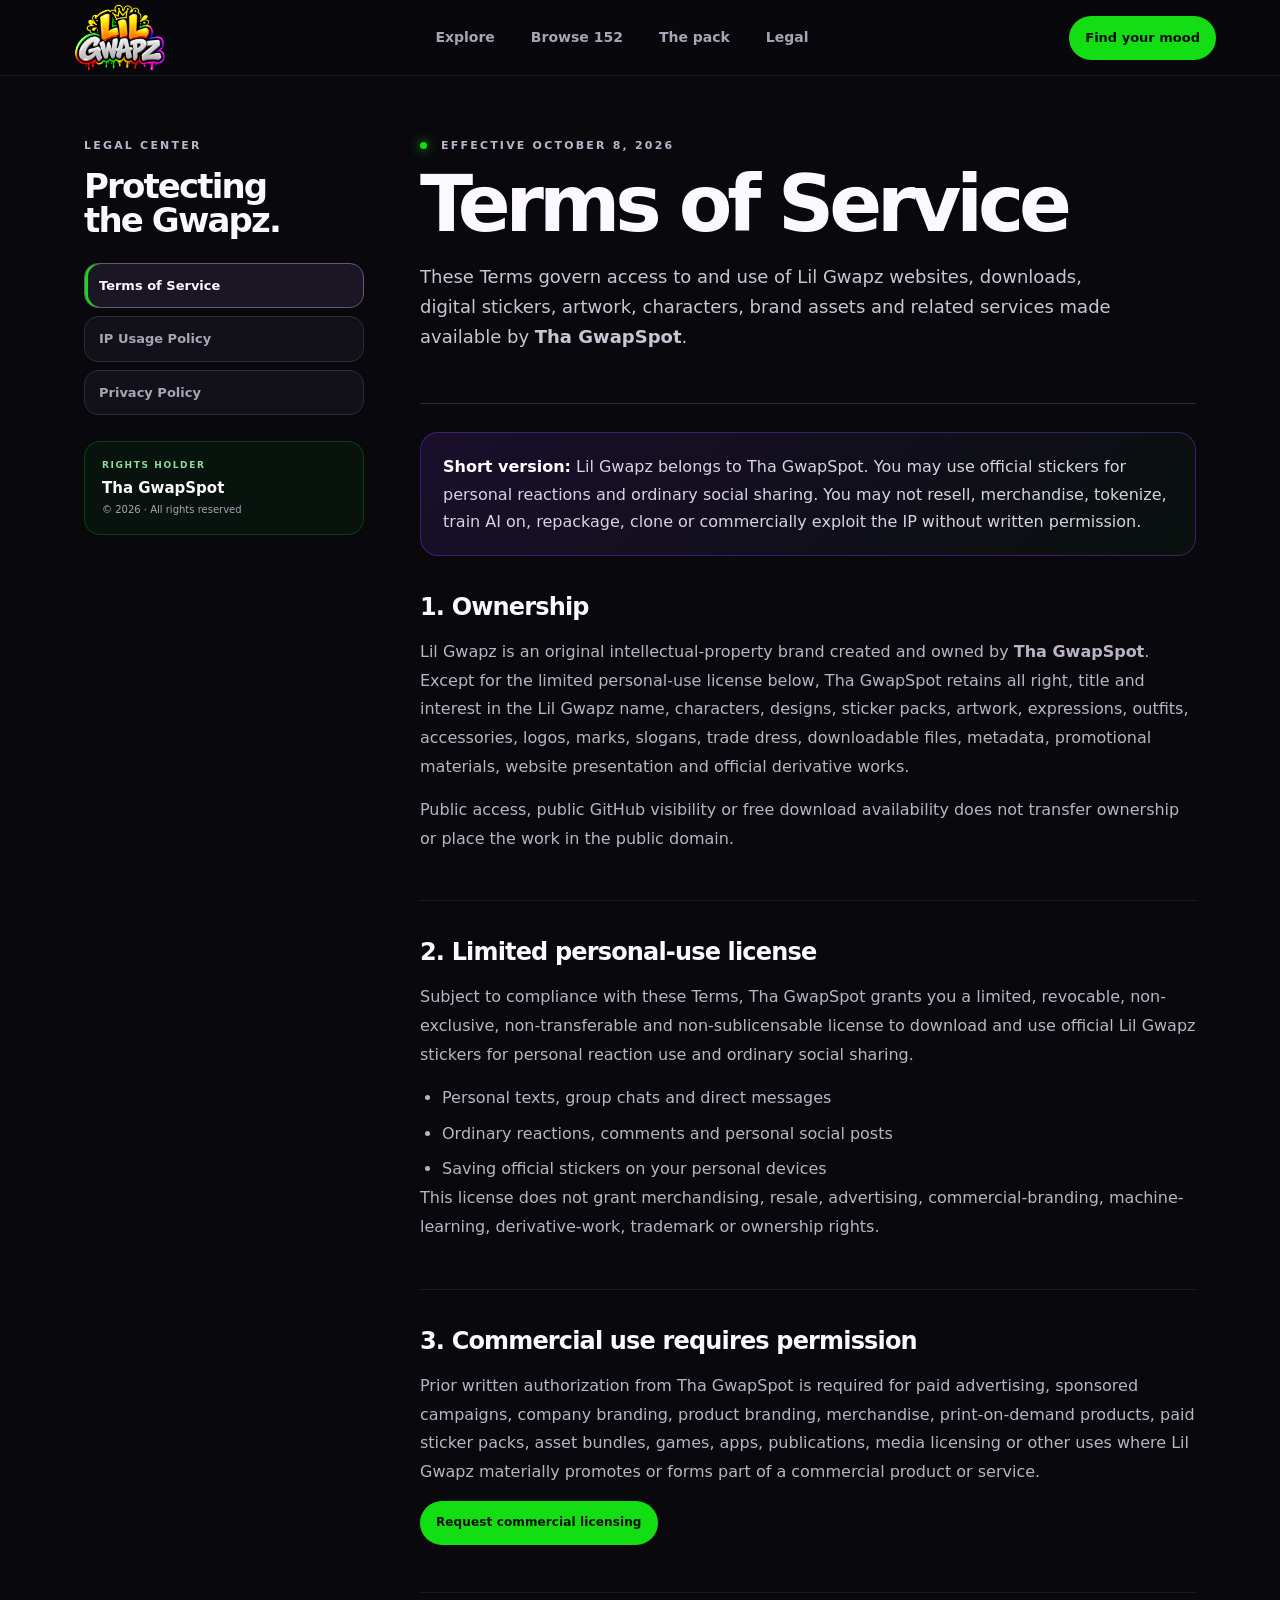
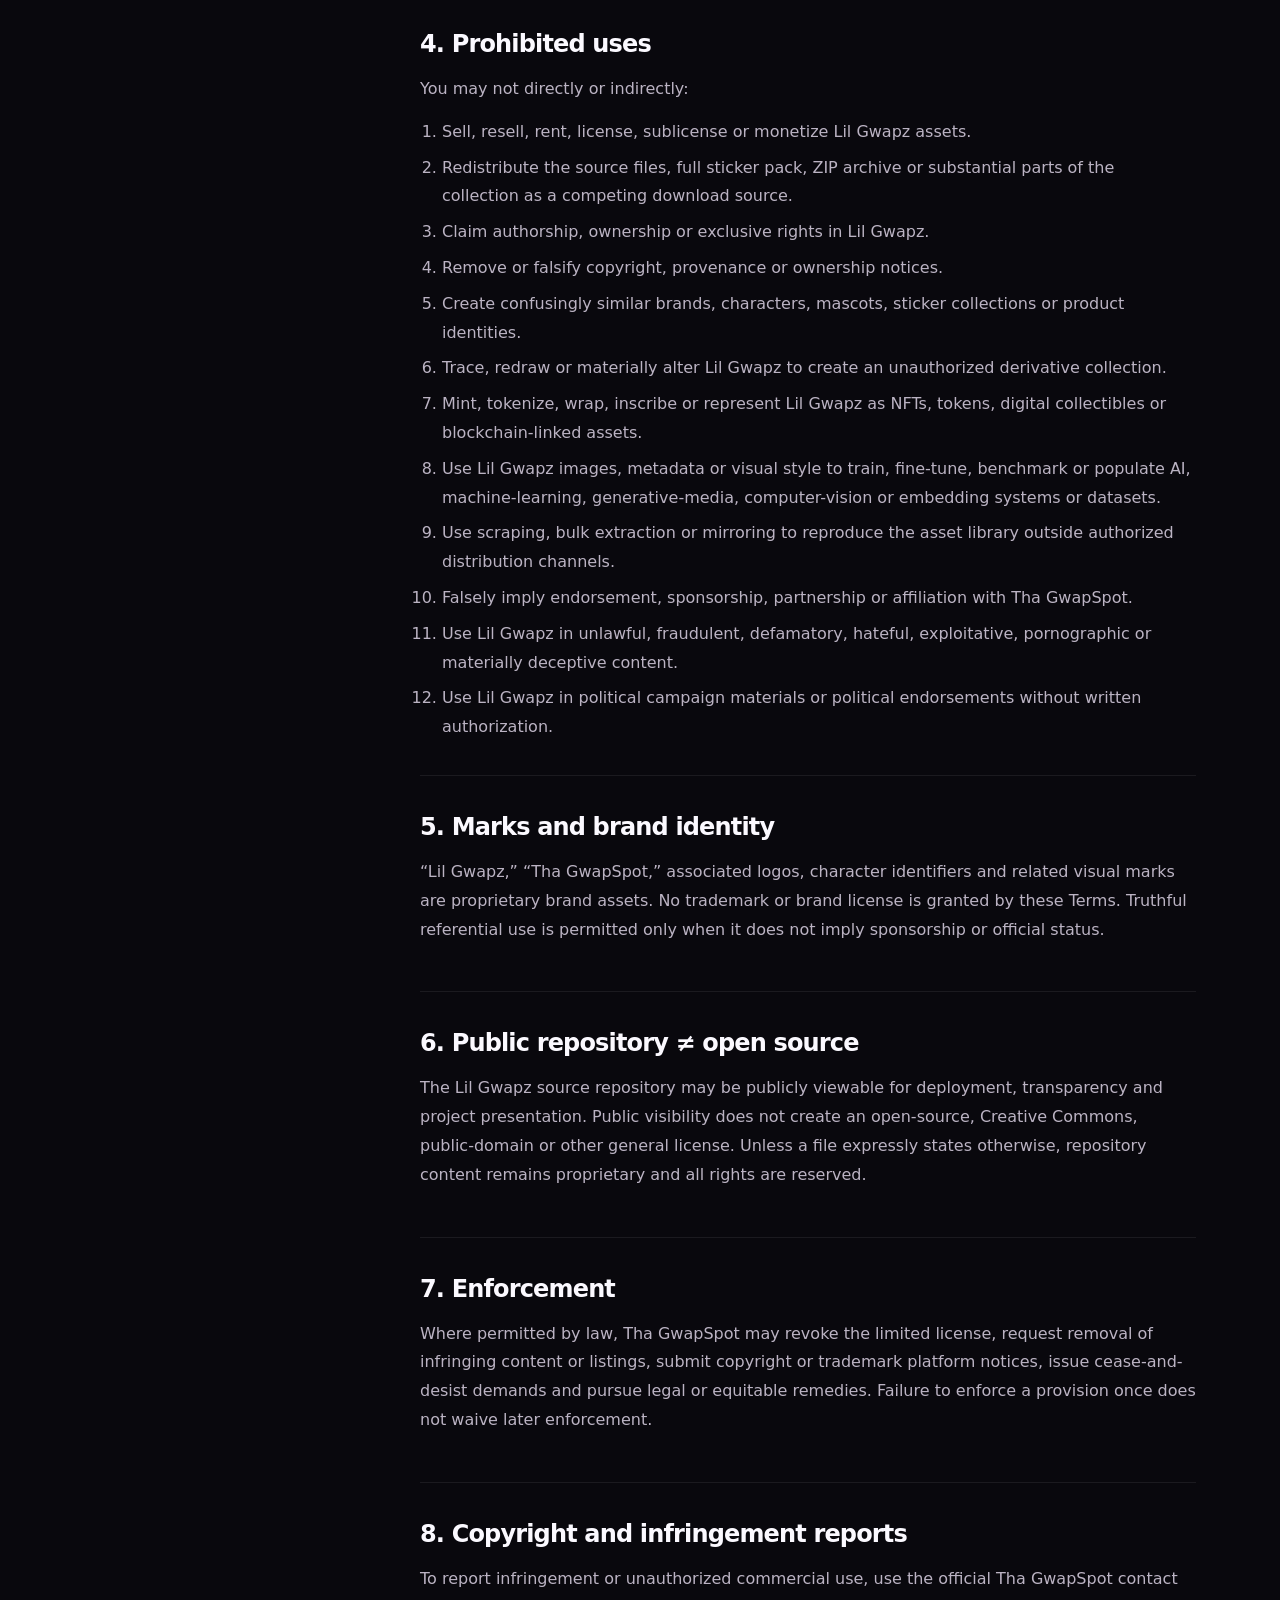
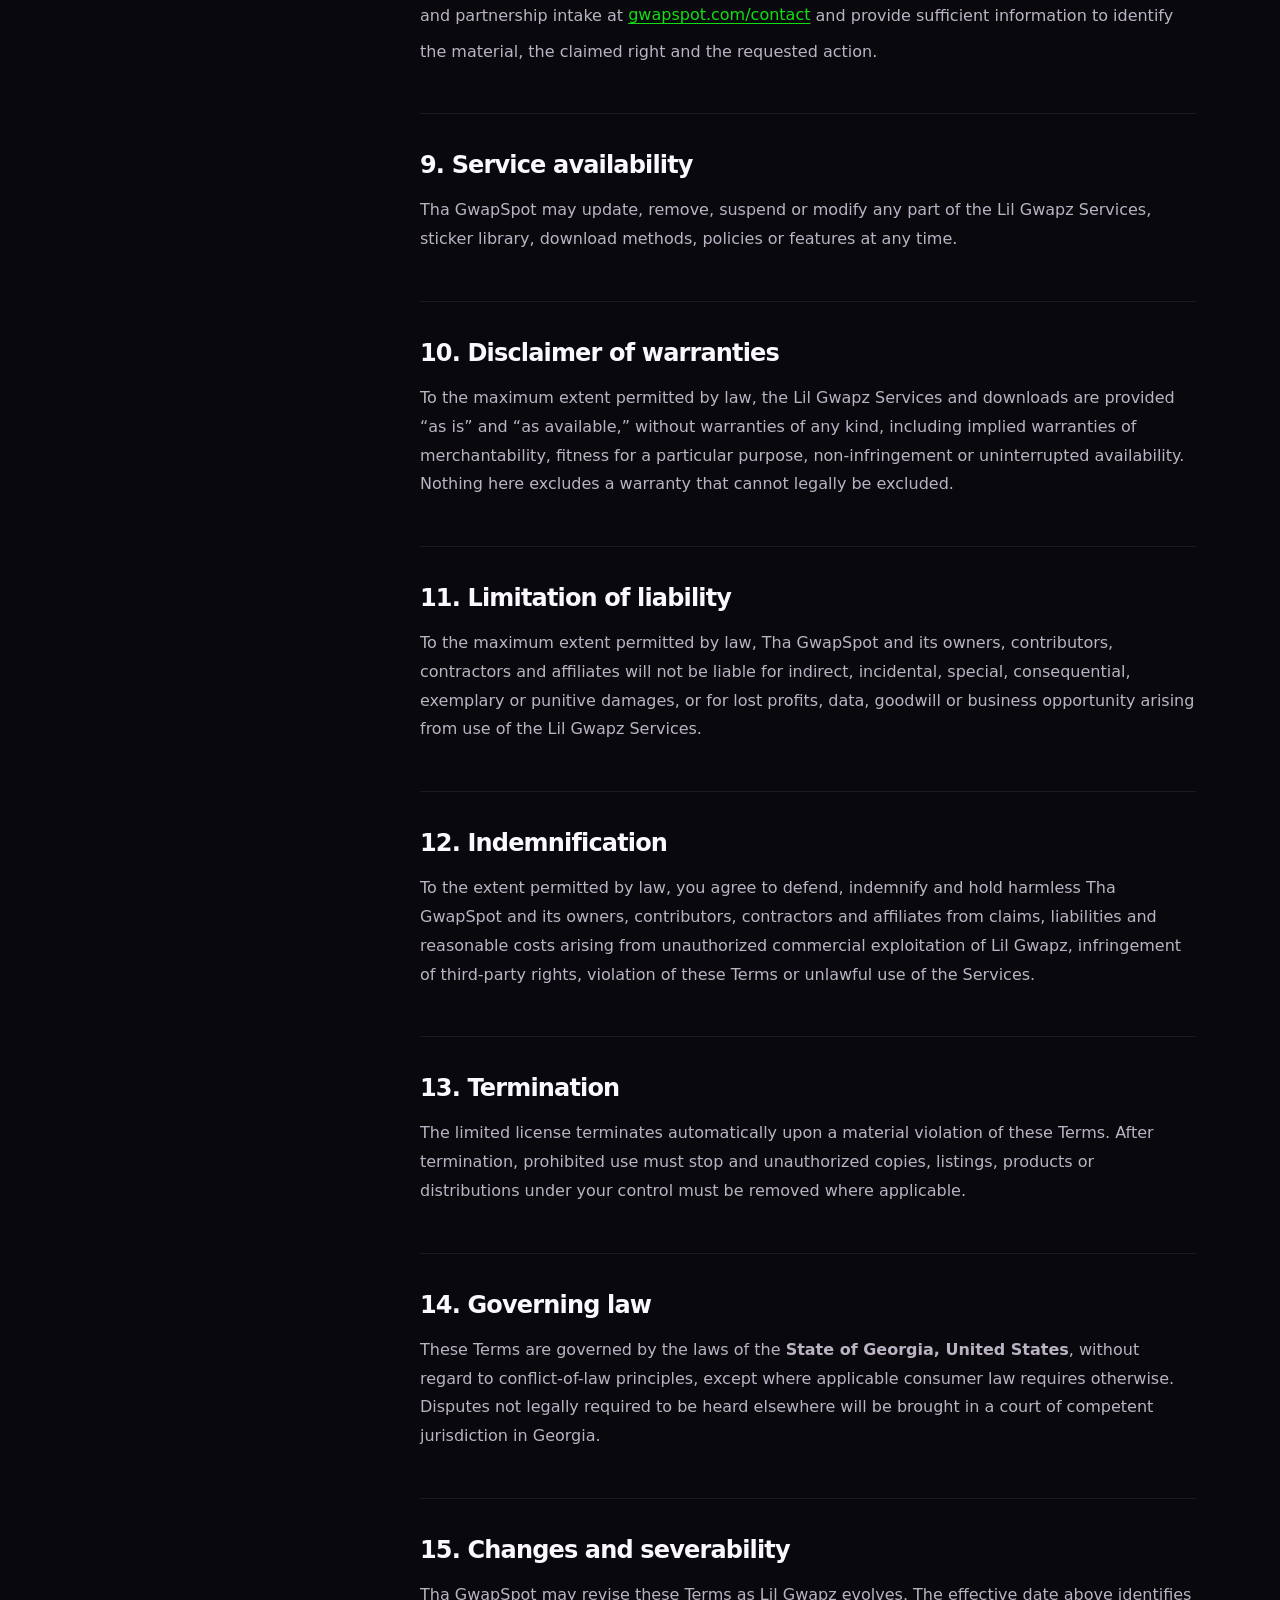
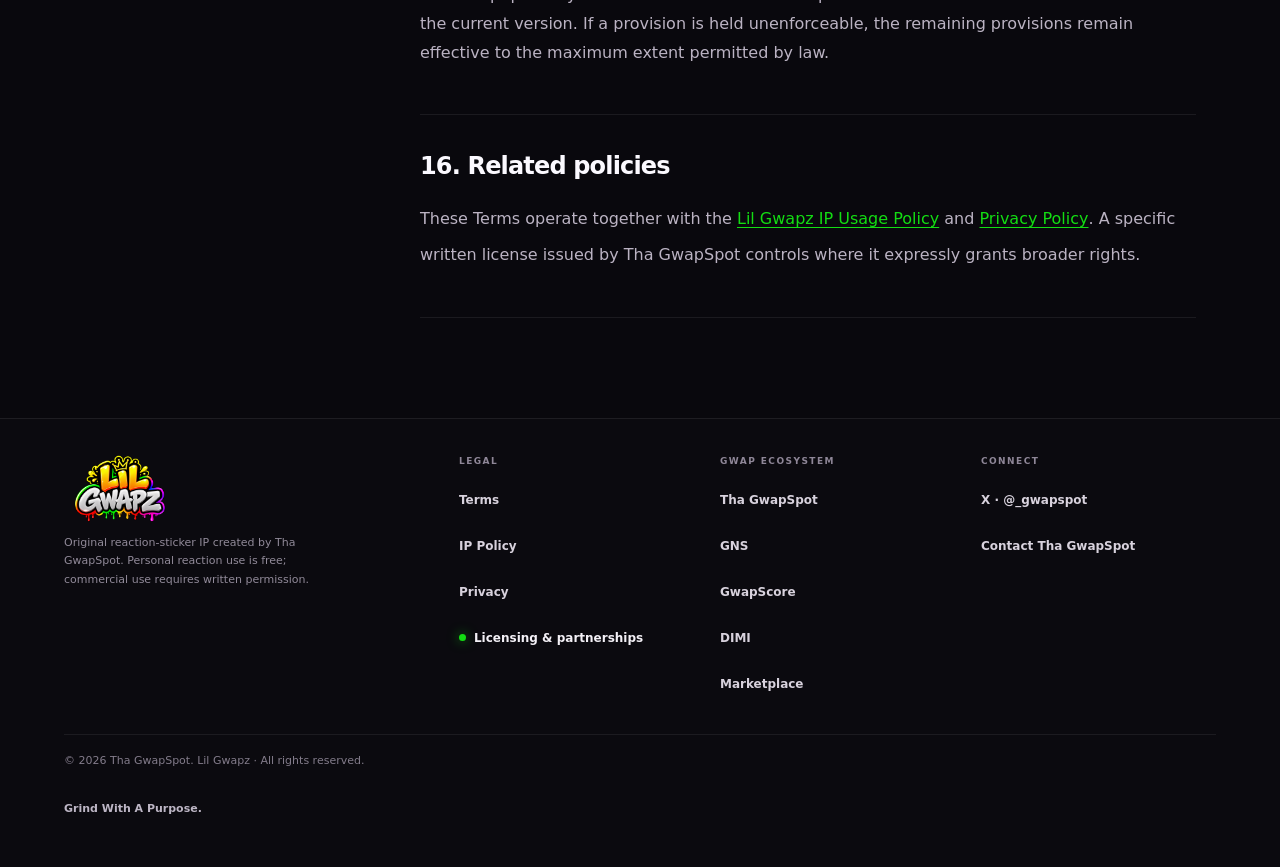
<file: terms.html>
<!doctype html>
<html lang="en">
<head>
  <meta charset="utf-8">
  <meta name="viewport" content="width=device-width,initial-scale=1,viewport-fit=cover">
  <meta name="theme-color" content="#09080d">
  <meta name="description" content="Lil Gwapz Terms of Service governing downloads, personal use, commercial use and intellectual-property rights.">
  <link rel="canonical" href="https://www.lilgwapz.xyz/terms.html">
  <meta property="og:type" content="website">
  <meta property="og:url" content="https://www.lilgwapz.xyz/terms.html">
  <meta property="og:site_name" content="Lil Gwapz">
  <meta property="og:title" content="Terms of Service — Lil Gwapz">
  <meta property="og:description" content="Terms governing use of Lil Gwapz, an original intellectual-property brand created by Tha GwapSpot.">
  <meta property="og:image" content="https://lilgwapz.xyz/og/lil-gwapz-share.jpg">
  <meta name="twitter:card" content="summary_large_image">
  <title>Terms of Service — Lil Gwapz</title>
  <link rel="icon" href="/favicon.ico?v=lg-v3" type="image/x-icon" sizes="16x16 32x32 48x48">
  <link rel="icon" href="/favicon-32.png?v=lg-v3" type="image/png" sizes="32x32">
  <link rel="icon" href="/favicon-96.png?v=lg-v3" type="image/png" sizes="96x96">
  <link rel="apple-touch-icon" href="/apple-touch-icon.png?v=lg-v3" sizes="180x180">
  <link rel="manifest" href="/site.webmanifest?v=lg-v3">
  <link rel="stylesheet" href="styles.css">
  <link rel="stylesheet" href="css/tokens.css">
</head>
<body class="legal-page">
  <header class="site-header">
    <a class="wordmark" href="./" aria-label="Lil Gwapz home"><img src="/assets/brand/lil-gwapz-logo-v2.png" width="672" height="448" alt="Lil Gwapz"></a>
    <nav class="desktop-nav" aria-label="Main navigation"><a href="./">Explore</a><a href="browse.html">Browse 152</a><a href="./#pack">The pack</a><a href="/ip-policy.html">Legal</a></nav>
    <a class="header-cta" href="browse.html">Find your mood</a>
  </header>

  <main class="legal-main">
    <aside class="legal-sidebar" aria-label="Legal navigation">
      <p class="eyebrow">LEGAL CENTER</p>
      <h2>Protecting the Gwapz.</h2>
      <nav><a class="active" href="terms.html">Terms of Service</a><a href="ip-policy.html">IP Usage Policy</a><a href="privacy.html">Privacy Policy</a></nav>
      <div class="legal-owner"><span>RIGHTS HOLDER</span><strong>Tha GwapSpot</strong><small>© 2026 · All rights reserved</small></div>
    </aside>

    <article class="legal-document">
      <div class="legal-title"><p class="eyebrow"><span class="eyebrow-dot"></span> EFFECTIVE OCTOBER 8, 2026</p><h1>Terms of Service</h1><p>These Terms govern access to and use of Lil Gwapz websites, downloads, digital stickers, artwork, characters, brand assets and related services made available by <strong>Tha GwapSpot</strong>.</p></div>

      <div class="legal-callout"><strong>Short version:</strong> Lil Gwapz belongs to Tha GwapSpot. You may use official stickers for personal reactions and ordinary social sharing. You may not resell, merchandise, tokenize, train AI on, repackage, clone or commercially exploit the IP without written permission.</div>

      <section><h2>1. Ownership</h2><p>Lil Gwapz is an original intellectual-property brand created and owned by <strong>Tha GwapSpot</strong>. Except for the limited personal-use license below, Tha GwapSpot retains all right, title and interest in the Lil Gwapz name, characters, designs, sticker packs, artwork, expressions, outfits, accessories, logos, marks, slogans, trade dress, downloadable files, metadata, promotional materials, website presentation and official derivative works.</p><p>Public access, public GitHub visibility or free download availability does not transfer ownership or place the work in the public domain.</p></section>

      <section><h2>2. Limited personal-use license</h2><p>Subject to compliance with these Terms, Tha GwapSpot grants you a limited, revocable, non-exclusive, non-transferable and non-sublicensable license to download and use official Lil Gwapz stickers for personal reaction use and ordinary social sharing.</p><ul><li>Personal texts, group chats and direct messages</li><li>Ordinary reactions, comments and personal social posts</li><li>Saving official stickers on your personal devices</li></ul><p>This license does not grant merchandising, resale, advertising, commercial-branding, machine-learning, derivative-work, trademark or ownership rights.</p></section>

      <section><h2>3. Commercial use requires permission</h2><p>Prior written authorization from Tha GwapSpot is required for paid advertising, sponsored campaigns, company branding, product branding, merchandise, print-on-demand products, paid sticker packs, asset bundles, games, apps, publications, media licensing or other uses where Lil Gwapz materially promotes or forms part of a commercial product or service.</p><p><a class="legal-action-link" href="https://gwapspot.com/contact" rel="noreferrer">Request commercial licensing</a></p></section>

      <section><h2>4. Prohibited uses</h2><p>You may not directly or indirectly:</p><ol><li>Sell, resell, rent, license, sublicense or monetize Lil Gwapz assets.</li><li>Redistribute the source files, full sticker pack, ZIP archive or substantial parts of the collection as a competing download source.</li><li>Claim authorship, ownership or exclusive rights in Lil Gwapz.</li><li>Remove or falsify copyright, provenance or ownership notices.</li><li>Create confusingly similar brands, characters, mascots, sticker collections or product identities.</li><li>Trace, redraw or materially alter Lil Gwapz to create an unauthorized derivative collection.</li><li>Mint, tokenize, wrap, inscribe or represent Lil Gwapz as NFTs, tokens, digital collectibles or blockchain-linked assets.</li><li>Use Lil Gwapz images, metadata or visual style to train, fine-tune, benchmark or populate AI, machine-learning, generative-media, computer-vision or embedding systems or datasets.</li><li>Use scraping, bulk extraction or mirroring to reproduce the asset library outside authorized distribution channels.</li><li>Falsely imply endorsement, sponsorship, partnership or affiliation with Tha GwapSpot.</li><li>Use Lil Gwapz in unlawful, fraudulent, defamatory, hateful, exploitative, pornographic or materially deceptive content.</li><li>Use Lil Gwapz in political campaign materials or political endorsements without written authorization.</li></ol></section>

      <section><h2>5. Marks and brand identity</h2><p>“Lil Gwapz,” “Tha GwapSpot,” associated logos, character identifiers and related visual marks are proprietary brand assets. No trademark or brand license is granted by these Terms. Truthful referential use is permitted only when it does not imply sponsorship or official status.</p></section>

      <section><h2>6. Public repository ≠ open source</h2><p>The Lil Gwapz source repository may be publicly viewable for deployment, transparency and project presentation. Public visibility does not create an open-source, Creative Commons, public-domain or other general license. Unless a file expressly states otherwise, repository content remains proprietary and all rights are reserved.</p></section>

      <section><h2>7. Enforcement</h2><p>Where permitted by law, Tha GwapSpot may revoke the limited license, request removal of infringing content or listings, submit copyright or trademark platform notices, issue cease-and-desist demands and pursue legal or equitable remedies. Failure to enforce a provision once does not waive later enforcement.</p></section>

      <section><h2>8. Copyright and infringement reports</h2><p>To report infringement or unauthorized commercial use, use the official Tha GwapSpot contact and partnership intake at <a href="https://gwapspot.com/contact" rel="noreferrer">gwapspot.com/contact</a> and provide sufficient information to identify the material, the claimed right and the requested action.</p></section>

      <section><h2>9. Service availability</h2><p>Tha GwapSpot may update, remove, suspend or modify any part of the Lil Gwapz Services, sticker library, download methods, policies or features at any time.</p></section>

      <section><h2>10. Disclaimer of warranties</h2><p>To the maximum extent permitted by law, the Lil Gwapz Services and downloads are provided “as is” and “as available,” without warranties of any kind, including implied warranties of merchantability, fitness for a particular purpose, non-infringement or uninterrupted availability. Nothing here excludes a warranty that cannot legally be excluded.</p></section>

      <section><h2>11. Limitation of liability</h2><p>To the maximum extent permitted by law, Tha GwapSpot and its owners, contributors, contractors and affiliates will not be liable for indirect, incidental, special, consequential, exemplary or punitive damages, or for lost profits, data, goodwill or business opportunity arising from use of the Lil Gwapz Services.</p></section>

      <section><h2>12. Indemnification</h2><p>To the extent permitted by law, you agree to defend, indemnify and hold harmless Tha GwapSpot and its owners, contributors, contractors and affiliates from claims, liabilities and reasonable costs arising from unauthorized commercial exploitation of Lil Gwapz, infringement of third-party rights, violation of these Terms or unlawful use of the Services.</p></section>

      <section><h2>13. Termination</h2><p>The limited license terminates automatically upon a material violation of these Terms. After termination, prohibited use must stop and unauthorized copies, listings, products or distributions under your control must be removed where applicable.</p></section>

      <section><h2>14. Governing law</h2><p>These Terms are governed by the laws of the <strong>State of Georgia, United States</strong>, without regard to conflict-of-law principles, except where applicable consumer law requires otherwise. Disputes not legally required to be heard elsewhere will be brought in a court of competent jurisdiction in Georgia.</p></section>

      <section><h2>15. Changes and severability</h2><p>Tha GwapSpot may revise these Terms as Lil Gwapz evolves. The effective date above identifies the current version. If a provision is held unenforceable, the remaining provisions remain effective to the maximum extent permitted by law.</p></section>

      <section><h2>16. Related policies</h2><p>These Terms operate together with the <a href="ip-policy.html">Lil Gwapz IP Usage Policy</a> and <a href="privacy.html">Privacy Policy</a>. A specific written license issued by Tha GwapSpot controls where it expressly grants broader rights.</p></section>
    </article>
  </main>

  <footer class="site-footer site-footer-expanded legal-footer">
    <div class="footer-brand"><a class="wordmark" href="./" aria-label="Lil Gwapz home"><img src="/assets/brand/lil-gwapz-logo-v2.png" width="672" height="448" alt="Lil Gwapz"></a><p>Original reaction-sticker IP created by Tha GwapSpot. Personal reaction use is free; commercial use requires written permission.</p></div>
    <div class="footer-nav-grid">
      <div class="footer-group"><span>LEGAL</span><a href="terms.html">Terms</a><a href="ip-policy.html">IP Policy</a><a href="privacy.html">Privacy</a><a class="footer-license" href="https://gwapspot.com/contact" rel="noreferrer">Licensing &amp; partnerships</a></div>
      <div class="footer-group"><span>GWAP ECOSYSTEM</span><a href="https://gwapspot.com" rel="noreferrer">Tha GwapSpot</a><a href="https://gwapspot.fun/name" rel="noreferrer">GNS</a><a href="https://gwapscore.live/" rel="noreferrer">GwapScore</a><a href="https://dimimusic.xyz/" rel="noreferrer">DIMI</a><a href="https://gwapspot.store/" rel="noreferrer">Marketplace</a></div>
      <div class="footer-group"><span>CONNECT</span><a href="https://x.com/_gwapspot?s=21" rel="noreferrer">X · @_gwapspot</a><a href="https://gwapspot.com/contact" rel="noreferrer">Contact Tha GwapSpot</a></div>
    </div>
    <div class="footer-bottom"><p>© 2026 Tha GwapSpot. Lil Gwapz · All rights reserved.</p><a href="https://gwapspot.com" rel="noreferrer">Grind With A Purpose.</a></div>
  </footer>
</body>
</html>
</file>
<file: halloween.css>
:root{color-scheme:dark;--bg:#09080d;--surface:#17141b;--muted:#b5aeba;--green:#13dd13;--orange:#ff9c2b;--purple:#9f53ff;--line:#39313e;font-family:Inter,ui-sans-serif,system-ui,-apple-system,BlinkMacSystemFont,"Segoe UI",sans-serif}
*{box-sizing:border-box}html{scroll-behavior:smooth}body{margin:0;background:var(--bg);color:#fff;line-height:1.5}a{color:inherit;text-decoration:none}button,input{font:inherit}button{cursor:pointer}a:focus-visible,button:focus-visible,input:focus-visible{outline:3px solid var(--green);outline-offset:3px}h1,h2,h3,p{margin-top:0} .skip{position:absolute;left:10px;top:-150px;background:var(--green);color:#080908;padding:10px;z-index:200}.skip:focus{top:10px}
.header{min-height:76px;display:flex;justify-content:space-between;align-items:center;padding:12px clamp(18px,5.5vw,90px);border-bottom:1px solid #25212d;gap:24px;background:#0b0911;position:relative;z-index:5}.wordmark{white-space:nowrap;letter-spacing:-.075em;font-size:23px;font-weight:1000}.wordmark span{color:var(--green)}.wordmark b{color:var(--orange)}.header nav{display:flex;gap:30px;font-size:13px;color:#d5ceda;font-weight:740}.header nav a:hover{color:var(--green)}.nav-cta{border:1px solid #4a4055;border-radius:40px;padding:11px 17px;font-size:13px;font-weight:850}.nav-cta span{color:var(--green);padding-left:8px}
.hero{overflow:hidden;min-height:670px;background:linear-gradient(113deg,#0e0b13 10%,#150c17 48%,#0b0a0f 100%);position:relative}.ambient{position:absolute;border-radius:50%;pointer-events:none;filter:blur(30px)}.ambient-a{right:3%;top:4%;width:650px;height:650px;background:radial-gradient(circle,rgba(110,41,165,.22),transparent 66%)}.ambient-b{bottom:-260px;left:15%;width:580px;height:500px;background:radial-gradient(circle,rgba(255,100,10,.15),transparent 67%)}.hero-inner{display:grid;grid-template-columns:1fr 1fr;align-items:center;max-width:1480px;margin:0 auto;min-height:640px;padding:35px clamp(20px,7vw,108px);position:relative}.hero-copy{position:relative;z-index:2}.eyebrow{font-size:11px;letter-spacing:.18em;color:#d1c9d5;font-weight:850}.eyebrow-orange{color:var(--orange)}.live-dot{display:inline-block;width:7px;height:7px;background:var(--green);box-shadow:0 0 12px #13dd13;border-radius:50%;margin-right:8px}.hero h1{font-weight:1000;font-size:clamp(68px,8.4vw,132px);letter-spacing:-.085em;line-height:.86;margin:26px 0 25px}.hero h1 span{color:var(--orange);text-shadow:0 7px 58px rgba(255,145,31,.23)}.hero-sub{font-size:clamp(19px,2vw,24px);font-weight:850;letter-spacing:-.04em;margin:0 0 14px}.hero-description{color:#c9c1cb;max-width:520px;font-size:15px}.hero-actions{display:flex;gap:12px;flex-wrap:wrap;margin-top:29px}.button{display:inline-flex;justify-content:center;align-items:center;gap:12px;font-size:14px;font-weight:850;border-radius:100px;min-height:51px;padding:0 22px;border:1px solid transparent;transition:transform .2s,background .2s}.button:hover{transform:translateY(-2px)}.button-green{background:var(--green);color:#071007}.button-glass,.button-outline{border-color:#605767;background:#15111b;color:#fff}.hero-meta{display:flex;align-items:center;gap:17px;margin-top:37px;font-size:12px;color:#b9aebb}.hero-meta strong{font-size:15px;color:#fff}.meta-line{width:1px;height:24px;background:#584553}.hero-scene{min-height:550px;position:relative}.hero-halo{position:absolute;inset:11% 8%;border:1px solid rgba(255,152,20,.26);border-radius:50%;box-shadow:0 0 0 30px rgba(255,155,43,.025),0 0 0 70px rgba(159,83,255,.025);background:radial-gradient(circle,rgba(234,98,15,.22) 0%,rgba(84,18,91,.17) 44%,transparent 70%)}.hero-character{width:min(70%,520px);height:auto;position:absolute;object-fit:contain;filter:drop-shadow(0 18px 25px rgba(0,0,0,.65))}.hero-character-one{top:1%;left:-2%;transform:rotate(-11deg);z-index:2}.hero-character-two{right:-9%;top:16%;transform:rotate(12deg);z-index:3}.hero-ghost{position:absolute;font-size:65px;right:9%;top:7%;color:var(--green)}.floating-label{position:absolute;bottom:5%;left:18%;z-index:4;font-size:10px;font-weight:800;letter-spacing:.15em;transform:rotate(-5deg);color:#e4d1ef}.floating-label b{color:var(--orange)}.hero-footnote{max-width:1480px;margin:auto;display:flex;justify-content:space-between;gap:20px;padding:16px clamp(20px,7vw,108px);border-top:1px solid #3a283a;color:#95899d;letter-spacing:.16em;font-size:10px;font-weight:850}
.section{max-width:1500px;margin:0 auto;padding:82px clamp(18px,6vw,100px)}.section-heading{display:flex;justify-content:space-between;align-items:center;gap:25px;margin-bottom:24px}.section-heading h2,.download-intro h2{font-size:clamp(35px,4.8vw,62px);line-height:1.03;letter-spacing:-.065em;margin:0 0 15px;font-weight:970}.section-heading em,.download-intro em{color:var(--orange);font-style:normal}.section-heading p:last-child{color:#b5acb9;max-width:650px;font-size:14px}.count-badge{flex:0 0 auto;width:95px;height:95px;border-radius:50%;background:#211223;border:1px solid #6f3e20;display:flex;flex-direction:column;justify-content:center;align-items:center;font-weight:1000;font-size:37px;color:var(--orange)}.count-badge span{color:#fff;font-size:9px;letter-spacing:.13em}.filters{display:flex;flex-wrap:wrap;align-items:center;gap:9px;padding:15px 0 23px;border-top:1px solid #322b34}.filter{border:1px solid #4c414e;border-radius:100px;background:#17131b;color:#d5cbd6;padding:11px 17px;font-size:12px;font-weight:850}.filter:hover{border-color:#d38b39}.filter.active{background:var(--orange);color:#17100b;border-color:var(--orange)}.search{display:flex;align-items:center;gap:8px;border:1px solid #4c414e;border-radius:100px;background:#17131b;padding:0 17px;min-width:220px;flex:1;max-width:330px;margin-left:auto}.search span{font-size:26px;color:var(--orange)}.search input{border:0;outline:0;background:transparent;color:#fff;padding:12px 0;min-width:0;width:100%;font-size:13px}.search input::placeholder{color:#918899}.result-status{font-size:12px;color:#968e99;margin-bottom:15px}.sticker-grid{display:grid;grid-template-columns:repeat(4,minmax(0,1fr));gap:16px}.sticker-card{min-width:0;background:linear-gradient(160deg,#1d1724,#100f15);border:1px solid #322b38;border-radius:24px;overflow:hidden;transition:border-color .18s,transform .18s}.sticker-card:hover{border-color:#bd6d23;transform:translateY(-3px)}.sticker-art{width:100%;height:auto;aspect-ratio:1/1;display:grid;place-items:center;background:radial-gradient(circle at 55% 35%,rgba(128,67,109,.18),transparent 66%);border:0;padding:12px;cursor:zoom-in}.sticker-art img{width:100%;height:100%;object-fit:contain;filter:drop-shadow(0 12px 14px #0009)}.sticker-info{padding:2px 16px 16px}.sticker-info small{color:var(--orange);font-size:10px;letter-spacing:.12em;font-weight:800}.sticker-info h3{font-size:16px;line-height:1.2;letter-spacing:-.025em;margin:6px 0}.sticker-info p{font-size:11px;color:#a8a0af;margin:0 0 14px}.sticker-info a{display:inline-flex;align-items:center;justify-content:center;width:100%;border:1px solid #4f4453;border-radius:60px;min-height:39px;font-size:12px;font-weight:750;background:#201b25}.sticker-info a:hover{border-color:var(--green);color:var(--green)}.no-results{text-align:center;padding:60px;color:#ccc}
.downloads{border-top:1px solid #29212d}.download-intro{max-width:790px}.download-intro h2 em{color:var(--green)}.download-intro>p:last-child{color:#b9b0bf;font-size:15px}.download-cards{display:grid;grid-template-columns:1fr 1fr;gap:17px;margin-top:30px}.download-card{background:#16121c;border:1px solid #3d3446;border-radius:26px;padding:33px}.download-card.featured{background:linear-gradient(150deg,#17361b,#0e1c12 75%);border-color:#367b3b}.download-tag{font-size:10px;letter-spacing:.13em;font-weight:900;color:var(--green)}.telegram .download-tag{color:var(--orange)}.download-card h3{font-size:clamp(24px,2.6vw,34px);line-height:1.1;letter-spacing:-.05em}.download-card p{color:#bfb7c6;font-size:14px}.download-card ul{padding-left:18px;color:#f0ecf1;font-size:13px;line-height:1.9;margin:17px 0 25px}.download-card .button{width:100%}.small-note{color:#b7a9bb;font-size:11px!important;margin:14px 0 0!important}.fineprint{margin:0 auto 35px;padding:0 25px;max-width:1100px;text-align:center;font-size:11px;color:#8e8596}.fineprint a{color:#d5c3f6;text-decoration:underline}.footer{padding:30px clamp(18px,5.5vw,90px);border-top:1px solid #302836;display:flex;align-items:center;justify-content:space-between;gap:22px}.footer .wordmark{font-size:18px}.footer>div{display:flex;gap:24px;color:#c8bdcd;font-size:12px}.footer>span{color:#9f93a4;font-size:11px}
.viewer{max-width:min(880px,95vw);width:95vw;border:1px solid #665675;background:#15121b;color:#fff;border-radius:24px;padding:22px;box-shadow:0 30px 100px #000b}.viewer::backdrop{background:rgba(0,0,0,.85);backdrop-filter:blur(5px)}.viewer-close{position:absolute;z-index:2;right:18px;top:12px;background:#28202f;color:#fff;border:1px solid #5a4c62;border-radius:50%;width:37px;height:37px;font-size:24px}.viewer-inner{display:grid;grid-template-columns:1.1fr 1fr;align-items:center;gap:20px}.viewer-inner img{max-width:100%;height:auto;filter:drop-shadow(0 10px 20px #000a)}.viewer-detail h2{font-size:35px;line-height:1.1;letter-spacing:-.05em}.viewer-detail>p:not(.eyebrow){color:#b4adbb}.viewer-detail .button{margin-top:20px}
@media(max-width:1100px){.sticker-grid{grid-template-columns:repeat(3,1fr)}.hero h1{font-size:clamp(60px,8vw,95px)}.hero-character-one{left:-9%}.hero-character-two{right:-10%}}
@media(max-width:740px){.header{min-height:64px;padding:12px 17px}.header nav{display:none}.wordmark{font-size:21px}.nav-cta{font-size:11px;padding:9px 12px}.hero-inner{grid-template-columns:1fr;min-height:unset;padding:43px 21px 22px}.hero h1{font-size:clamp(58px,14vw,93px);margin:20px 0}.hero-description{max-width:520px}.hero-actions{gap:10px}.button{min-height:48px;padding:0 18px;font-size:12px}.hero-meta{margin-top:25px}.hero-scene{height:375px;min-height:375px;max-width:510px;width:100%;justify-self:center}.hero-character-one{width:72%;top:-3%;left:-2%}.hero-character-two{width:67%;top:13%;right:-4%}.floating-label{bottom:2%;left:8%}.hero-footnote{font-size:8px;padding:13px 20px;gap:15px}.section{padding:61px 17px}.section-heading{align-items:flex-start}.count-badge{width:70px;height:70px;font-size:27px}.count-badge span{font-size:7px}.filters{gap:8px}.filter{padding:10px 12px}.search{max-width:unset;min-width:100%;margin:4px 0 0}.sticker-grid{grid-template-columns:repeat(2,minmax(0,1fr));gap:10px}.sticker-card{border-radius:15px}.sticker-art{padding:5px}.sticker-info{padding:2px 10px 10px}.sticker-info h3{font-size:13px}.sticker-info p{font-size:10px}.sticker-info a{font-size:10px;min-height:35px}.download-cards{grid-template-columns:1fr}.download-card{padding:26px 21px}.footer{flex-wrap:wrap;padding:25px 17px}.footer>div{order:3;width:100%;flex-wrap:wrap}.viewer-inner{grid-template-columns:1fr}.viewer-inner img{height:45vh;object-fit:contain;width:100%}.viewer-detail h2{font-size:26px}.viewer-detail .button{margin-top:0}}
@media(max-width:359px){.nav-cta{display:none}.sticker-grid{grid-template-columns:1fr 1fr}.sticker-info h3{font-size:12px}.hero h1{font-size:59px}}
@media(prefers-reduced-motion:reduce){*,*:before,*:after{scroll-behavior:auto!important;transition:none!important;animation:none!important}}
</file>
<file: styles.css>
@import url("legal.css");
:root{color-scheme:dark;--bg:#09080d;--surface:#14121b;--surface-2:#1c1925;--line:#302b39;--text:#fbf9ff;--muted:#aaa3b4;--green:#18e13a;--purple:#8d3cff;--orange:#ff9b21;--red:#ff3c58;--radius:24px;font-family:Inter,ui-sans-serif,system-ui,-apple-system,BlinkMacSystemFont,"Segoe UI",sans-serif;font-synthesis:none;text-rendering:optimizeLegibility}*{box-sizing:border-box}html{scroll-behavior:smooth}body{margin:0;background:var(--bg);color:var(--text);font-size:16px;line-height:1.5}a{color:inherit;text-decoration:none}button,input,select{font:inherit}button,a,select{-webkit-tap-highlight-color:transparent}button:focus-visible,a:focus-visible,input:focus-visible,select:focus-visible{outline:3px solid var(--green);outline-offset:3px}.site-header{height:76px;display:flex;align-items:center;justify-content:space-between;gap:24px;padding:0 clamp(20px,5vw,76px);border-bottom:1px solid rgba(255,255,255,.07);position:relative;z-index:2;background:rgba(9,8,13,.9)}.wordmark{font-size:22px;font-weight:900;letter-spacing:-1.2px;white-space:nowrap}.wordmark b{color:var(--green);font-style:italic}.mark-crown{color:var(--orange);font-size:20px;margin-right:4px}.desktop-nav{display:flex;align-items:center;gap:36px;color:var(--muted);font-size:14px;font-weight:700}.desktop-nav a{padding:10px 0}.desktop-nav a.active,.desktop-nav a:hover{color:var(--text)}.desktop-nav a.active{box-shadow:0 2px var(--green)}.header-cta{padding:10px 16px;background:var(--green);border-radius:999px;color:#071007;font-size:13px;font-weight:850}.hero{min-height:590px;display:grid;grid-template-columns:1fr 1fr;align-items:center;padding:70px clamp(24px,9vw,144px);overflow:hidden;position:relative}.playground-hero{background:radial-gradient(ellipse at 77% 48%,rgba(116,45,244,.25),transparent 39%),radial-gradient(ellipse at 61% 80%,rgba(13,225,57,.1),transparent 32%)}.hero-copy{position:relative;z-index:1;max-width:560px}.eyebrow{font-size:11px;letter-spacing:.2em;font-weight:850;color:#bdb4cb;margin:0 0 14px}.eyebrow-dot{display:inline-block;width:7px;height:7px;border-radius:50%;background:var(--green);margin-right:8px;box-shadow:0 0 12px var(--green)}h1,h2,p{margin-top:0}.hero h1,.browse-intro h1{font-size:clamp(56px,7.8vw,104px);line-height:.9;letter-spacing:-.075em;margin:0 0 21px;font-weight:950}.hero h1 em,.browse-intro h1 em{font-style:normal;color:var(--green)}.hero-sub{font-size:19px;color:#e5e0ec;margin:0 0 27px}.button{min-height:48px;padding:0 23px;border:0;border-radius:999px;display:inline-flex;align-items:center;justify-content:center;font-weight:850;font-size:14px;cursor:pointer;transition:transform .18s,filter .18s}.button:hover{transform:translateY(-2px);filter:brightness(1.06)}.button-primary{background:var(--green);color:#061006;box-shadow:0 10px 35px rgba(24,225,58,.18)}.button-light{background:#fff;color:#131019}.button-outline{border:1px solid var(--line);background:transparent;color:var(--text)}.hero-note{font-size:12px;color:var(--muted);margin:18px 0 0;letter-spacing:.04em}.hero-art{height:430px;position:relative;max-width:560px;width:100%;justify-self:end}.hero-art:before{content:"";position:absolute;inset:12% 5%;border-radius:50%;background:radial-gradient(circle,rgba(137,63,255,.23),transparent 65%);filter:blur(20px)}.hero-sticker{position:absolute;display:grid;place-items:center}.hero-sticker img{width:100%;height:100%;object-fit:contain;filter:drop-shadow(0 26px 26px rgba(0,0,0,.48))}.hero-sticker-one{width:235px;height:285px;left:5%;top:17%;transform:rotate(-10deg);z-index:1}.hero-sticker-two{width:215px;height:263px;right:3%;top:1%;transform:rotate(8deg);z-index:2}.hero-sticker-three{width:203px;height:251px;right:19%;bottom:-1%;transform:rotate(9deg);z-index:3}.spark{position:absolute;color:var(--green);font-size:52px;line-height:1}.spark-one{top:22%;right:7%;transform:rotate(12deg)}.spark-two{bottom:18%;left:7%;color:var(--orange);font-size:41px}.hero-tag{position:absolute;bottom:10%;left:0;color:#d7c9f2;font-weight:950;letter-spacing:.18em;font-size:10px;transform:rotate(-8deg);z-index:4}.section{padding:72px clamp(20px,8vw,128px)}.section-heading{display:flex;align-items:end;justify-content:space-between;gap:16px;margin-bottom:26px}.section-heading h2,.featured-copy h2,.download-strip h2{font-size:clamp(26px,3.3vw,40px);letter-spacing:-.05em;line-height:1.05;margin:0}.text-link{color:var(--green);font-size:13px;font-weight:850;white-space:nowrap}.moods-section{padding-top:44px}.mood-grid{display:grid;grid-template-columns:repeat(5,1fr);gap:12px}.mood-tile{border:1px solid rgba(255,255,255,.1);min-height:150px;padding:17px;border-radius:20px;display:flex;flex-direction:column;justify-content:flex-end;position:relative;overflow:hidden;background:#18141e;transition:transform .18s,border-color .18s}.mood-tile:before{content:"";position:absolute;width:120px;height:120px;border-radius:50%;filter:blur(34px);opacity:.36;right:-25px;top:-38px;background:var(--mood)}.mood-tile:hover{transform:translateY(-3px);border-color:var(--mood)}.mood-icon{position:absolute;top:12px;right:15px;color:var(--mood);font-size:31px;font-weight:900}.mood-tile b{font-size:19px;line-height:1.2;z-index:1}.mood-tile small{font-size:12px;color:#c4becd;margin-top:5px;z-index:1}.mood-happy{--mood:#9b44ff}.mood-sassy{--mood:#ff9c20}.mood-chill{--mood:#18e13a}.mood-hype{--mood:#ff3c58}.mood-love{--mood:#ff5eb8}.featured-pack{margin:10px clamp(20px,8vw,128px) 14px;min-height:330px;border-radius:30px;background:linear-gradient(112deg,#371077 0%,#5718be 48%,#1a0d31 100%);display:grid;grid-template-columns:1fr .8fr;align-items:center;padding:46px clamp(24px,6vw,80px);position:relative;overflow:hidden}.featured-pack:after{content:"";position:absolute;width:460px;height:460px;border-radius:50%;right:-20px;top:-220px;border:1px solid rgba(255,255,255,.15);box-shadow:0 0 0 32px rgba(255,255,255,.025),0 0 0 64px rgba(255,255,255,.02)}.featured-copy{max-width:490px;position:relative;z-index:1}.featured-copy .eyebrow{color:#d7baff}.featured-copy p:not(.eyebrow){max-width:400px;color:#e3d9f4;margin:16px 0}.pack-meta{display:flex;gap:14px;font-size:11px;color:#ddcdf6;margin:0 0 22px}.pack-meta span+span:before{content:"·";margin-right:14px}.featured-art{position:relative;height:250px}.featured-art img{position:absolute;width:220px;height:250px;object-fit:contain;filter:drop-shadow(0 20px 20px rgba(0,0,0,.35))}.featured-art img:first-child{left:15%;top:4%;transform:rotate(-9deg)}.featured-art img:nth-child(2){left:43%;top:-2%;transform:rotate(8deg)}.featured-burst{position:absolute;right:0;top:5%;border-radius:50%;width:90px;height:90px;display:grid;place-content:center;text-align:center;background:var(--green);color:#071007;font-size:21px;font-weight:950;line-height:1;transform:rotate(9deg)}.featured-burst small{font-size:8px;letter-spacing:.12em;margin-top:5px}.peek-section{padding-bottom:100px}.peek-grid{display:grid;grid-template-columns:repeat(4,1fr);gap:13px}.peek-card{border:1px solid var(--line);border-radius:20px;background:linear-gradient(145deg,#201a2b,#121016);padding:13px;position:relative;overflow:hidden;min-width:0}.peek-card-art{height:205px;border-radius:14px;background:radial-gradient(circle at 50% 30%,rgba(255,255,255,.12),transparent 59%);display:grid;place-items:center}.peek-card img{width:100%;height:100%;object-fit:contain;filter:drop-shadow(0 14px 14px rgba(0,0,0,.4))}.peek-card h3{font-size:15px;margin:12px 0 2px}.peek-card p{font-size:11px;color:var(--muted);margin:0}.card-download{position:absolute;right:21px;bottom:18px;border:1px solid #514a5d;color:var(--text);background:rgba(8,7,10,.72);border-radius:999px;width:34px;height:34px;cursor:pointer;font-size:17px}.site-footer{border-top:1px solid rgba(255,255,255,.08);padding:27px clamp(20px,5vw,76px);display:flex;align-items:center;justify-content:space-between;gap:20px;color:var(--muted);font-size:12px}.site-footer p{margin:0}.site-footer>a:last-child{color:#d2cbd9}.mobile-nav{display:none}
/* Browse */
.browse-main{max-width:1440px;margin:0 auto;padding:0 clamp(16px,5vw,74px)}.browse-intro{padding:54px 0 25px;display:grid;grid-template-columns:1.2fr .8fr;align-items:end;column-gap:24px}.browse-intro .eyebrow{grid-column:1/-1}.browse-intro h1{font-size:clamp(48px,6vw,74px);margin:0}.browse-intro h1 em{color:#a875ff}.browse-intro>p:not(.eyebrow){max-width:420px;color:var(--muted);margin:0 0 8px}.browse-actions{grid-column:2;display:flex;align-items:center;gap:12px;justify-content:flex-end;margin-top:22px}.download-caption{font-size:11px;color:var(--muted)}.gallery-controls{padding:24px 0 16px;position:sticky;top:0;z-index:4;background:rgba(9,8,13,.95);backdrop-filter:blur(14px);border-bottom:1px solid rgba(255,255,255,.07)}.search-box{height:48px;display:flex;align-items:center;gap:10px;border:1px solid var(--line);background:#14121a;border-radius:999px;padding:0 16px;color:#c1bac9}.search-box span{font-size:22px}.search-box input{background:none;border:0;outline:none;color:var(--text);width:100%;font-size:14px}.search-box input::placeholder{color:#8f8798}.search-box kbd{border:1px solid #514a5b;border-radius:5px;font-size:10px;padding:2px 7px;color:#948d9c}.filter-row{display:flex;align-items:center;gap:8px;overflow-x:auto;scrollbar-width:none;padding:13px 0 2px}.filter-row::-webkit-scrollbar{display:none}.filter-chip{flex:0 0 auto;border:1px solid var(--line);background:#15131a;color:#d1cbd7;border-radius:999px;padding:8px 13px;font-size:12px;font-weight:750;cursor:pointer}.filter-chip.selected{background:var(--purple);border-color:var(--purple);color:#fff}.secondary-filters{padding-top:11px}.segmented{display:flex;padding:3px;background:#18151f;border:1px solid #332e3b;border-radius:999px;flex:0 0 auto}.segmented button{border:0;background:none;color:#b8b1c0;border-radius:999px;padding:7px 14px;font-size:12px;font-weight:750;cursor:pointer}.segmented button.selected{background:#f5f2f9;color:#100e14}.select-wrap select{background:#18151f;border:1px solid #332e3b;border-radius:999px;color:#e5e0e9;padding:9px 13px;font-size:12px}.result-count{margin-left:auto;white-space:nowrap;color:var(--muted);font-size:12px}.gallery-grid{display:grid;grid-template-columns:repeat(4,minmax(0,1fr));gap:13px;padding:22px 0 70px}.sticker-card{border:1px solid #2a2631;background:#14121a;border-radius:18px;overflow:hidden;min-width:0;transition:transform .16s,border-color .16s}.sticker-card:hover{transform:translateY(-3px);border-color:#5b4c70}.sticker-preview{height:215px;border:0;width:100%;padding:12px;display:grid;place-items:center;background:radial-gradient(circle at 50% 45%,rgba(255,255,255,.07),transparent 68%);cursor:pointer}.sticker-preview img{width:100%;height:100%;object-fit:contain;filter:drop-shadow(0 13px 14px rgba(0,0,0,.36))}.sticker-info{padding:0 12px 12px;display:grid;grid-template-columns:1fr auto;gap:4px 7px}.sticker-info h2{font-size:13px;line-height:1.2;margin:0;white-space:nowrap;overflow:hidden;text-overflow:ellipsis}.sticker-info p{font-size:10px;color:#a49cab;margin:0}.sticker-info .sticker-id{grid-column:1;font-variant-numeric:tabular-nums;letter-spacing:.04em}.download-one{grid-column:2;grid-row:1/3;align-self:center;width:34px;height:34px;border:1px solid #443d4d;background:#201d27;color:var(--text);border-radius:50%;font-size:16px;cursor:pointer}.empty-state{text-align:center;padding:60px 20px 100px}.empty-state>span{font-size:38px;color:var(--purple)}.empty-state h2{margin:8px 0;font-size:25px}.empty-state p{color:var(--muted)}.download-strip{border-radius:25px;background:linear-gradient(110deg,#171321,#201333);border:1px solid #332942;padding:28px 32px;margin:0 0 75px;display:flex;align-items:center;justify-content:space-between;gap:20px}.download-strip .eyebrow{color:#c6a3fa;margin-bottom:8px}.download-strip h2{font-size:28px;margin-bottom:7px}.download-strip p:last-child{color:var(--muted);margin:0;font-size:13px}.sticker-dialog{border:1px solid #514761;border-radius:24px;background:#17141e;color:var(--text);padding:20px;width:min(92vw,760px);grid-template-columns:1fr .8fr;gap:24px;align-items:center;box-shadow:0 30px 100px #000}.sticker-dialog[open]{display:grid}.sticker-dialog::backdrop{background:rgba(0,0,0,.78);backdrop-filter:blur(5px)}.dialog-close{position:absolute;right:12px;top:10px;background:transparent;border:0;color:var(--text);font-size:28px;cursor:pointer}.dialog-art{border-radius:20px;background:radial-gradient(circle,rgba(130,80,190,.22),transparent 65%);aspect-ratio:1;display:grid;place-items:center}.dialog-art img{width:100%;height:100%;object-fit:contain}.dialog-details h2{font-size:30px;line-height:1.1;margin:4px 0}.dialog-details>p:not(.eyebrow){font-size:13px;color:var(--muted);margin-bottom:23px}.sr-only{position:absolute;width:1px;height:1px;padding:0;margin:-1px;overflow:hidden;clip:rect(0,0,0,0);white-space:nowrap;border:0}.toast{position:fixed;bottom:26px;left:50%;transform:translateX(-50%);z-index:10;background:#f4f0f8;color:#121016;padding:11px 17px;border-radius:999px;font-size:13px;font-weight:800;box-shadow:0 14px 45px #0008;animation:toast-in .18s ease-out}@keyframes toast-in{from{opacity:0;transform:translate(-50%,8px)}to{opacity:1;transform:translate(-50%,0)}}
@media(max-width:900px){.hero{padding-inline:6vw;min-height:520px}.hero-art{transform:scale(.9);transform-origin:center right}.mood-grid{grid-template-columns:repeat(3,1fr)}.mood-tile{min-height:130px}.featured-pack{margin-inline:20px;padding-inline:32px}.featured-art img{width:190px}.gallery-grid{grid-template-columns:repeat(3,minmax(0,1fr))}.sticker-preview{height:195px}}
@media(max-width:640px){body{padding-bottom:74px}.site-header{height:64px;padding:0 18px}.wordmark{font-size:20px}.desktop-nav{display:none}.header-cta{font-size:12px;padding:9px 13px}.hero{display:flex;flex-direction:column;align-items:stretch;min-height:auto;padding:46px 22px 26px;gap:4px}.hero h1{font-size:clamp(58px,17vw,84px)}.hero-sub{font-size:16px;margin-bottom:20px}.hero-art{height:330px;width:100%;transform:none;margin-top:0}.hero-sticker-one{width:178px;height:216px;left:1%;top:17%}.hero-sticker-two{width:165px;height:200px;right:0;top:0}.hero-sticker-three{width:160px;height:198px;right:20%;bottom:-5%}.spark-one{top:16%;right:5%;font-size:37px}.spark-two{bottom:15%;left:0;font-size:32px}.hero-tag{bottom:9%;left:4%;font-size:8px}.section{padding:50px 18px}.moods-section{padding-top:20px}.section-heading{margin-bottom:18px}.section-heading h2{font-size:28px}.text-link{font-size:11px}.mood-grid{grid-template-columns:repeat(2,1fr);gap:9px}.mood-tile{min-height:116px;padding:13px;border-radius:17px}.mood-tile:last-child{grid-column:span 2;min-height:94px}.mood-tile b{font-size:16px}.mood-tile small{font-size:11px}.mood-icon{font-size:25px;top:8px;right:12px}.featured-pack{margin:2px 12px;padding:28px 23px 8px;grid-template-columns:1fr;border-radius:23px;min-height:0}.featured-copy h2{font-size:32px}.featured-copy p:not(.eyebrow){font-size:14px}.featured-art{height:220px;margin-top:4px}.featured-art img{width:175px;height:210px}.featured-art img:first-child{left:17%;top:2%}.featured-art img:nth-child(2){left:42%;top:-2%}.featured-burst{width:70px;height:70px;font-size:17px;right:2%;top:0}.featured-burst small{font-size:7px}.peek-section{padding-bottom:60px}.peek-grid{grid-template-columns:repeat(2,1fr);gap:9px}.peek-card{padding:9px;border-radius:16px}.peek-card-art{height:155px}.peek-card h3{font-size:13px;margin-top:8px}.peek-card p{font-size:10px}.card-download{width:30px;height:30px;right:14px;bottom:14px}.site-footer{padding:22px 18px 28px;align-items:flex-start;flex-direction:column;gap:8px}.site-footer p{font-size:11px}.mobile-nav{position:fixed;display:grid;grid-template-columns:repeat(3,1fr);left:10px;right:10px;bottom:calc(10px + env(safe-area-inset-bottom));z-index:8;border:1px solid #37313f;border-radius:22px;background:rgba(20,18,27,.94);backdrop-filter:blur(18px);padding:6px;box-shadow:0 12px 35px #0009}.mobile-nav a{display:flex;flex-direction:column;align-items:center;justify-content:center;gap:1px;border-radius:16px;padding:6px 0;color:#aaa3b3;font-size:16px;line-height:1.2}.mobile-nav a span{font-size:9px;font-weight:700}.mobile-nav a.selected{color:var(--green);background:rgba(24,225,58,.11)}.browse-main{padding:0 14px}.browse-intro{padding:36px 0 14px;grid-template-columns:1fr;gap:9px}.browse-intro .eyebrow{grid-column:auto}.browse-intro h1{font-size:55px}.browse-intro>p:not(.eyebrow){font-size:13px;margin:0;max-width:360px}.browse-actions{grid-column:auto;justify-content:flex-start;flex-wrap:wrap;margin-top:10px;gap:9px}.browse-actions .button{min-height:43px;padding:0 17px;font-size:12px}.download-caption{font-size:10px}.gallery-controls{padding:15px 0 10px;margin:0 -14px;padding-inline:14px}.search-box{height:44px}.search-box input{font-size:13px}.filter-chip{font-size:11px;padding:7px 11px}.secondary-filters{gap:6px}.segmented button{font-size:11px;padding:7px 11px}.select-wrap select{font-size:11px;padding:8px 9px}.result-count{font-size:10px}.gallery-grid{grid-template-columns:repeat(2,minmax(0,1fr));gap:8px;padding:14px 0 44px}.sticker-card{border-radius:14px}.sticker-preview{height:clamp(145px,45vw,210px);padding:7px}.sticker-info{padding:0 9px 9px;gap:3px}.sticker-info h2{font-size:11px}.sticker-info p{font-size:9px}.download-one{width:30px;height:30px;font-size:14px}.download-strip{margin:0 0 48px;padding:21px 18px;align-items:flex-start;flex-direction:column;border-radius:19px}.download-strip h2{font-size:25px}.download-strip p:last-child{font-size:12px}.download-strip .button{width:100%}.sticker-dialog{grid-template-columns:1fr;gap:12px;padding:14px;width:min(92vw,420px);max-height:90vh;overflow-y:auto}.dialog-art{max-height:48vh}.dialog-details{text-align:center}.dialog-details h2{font-size:25px}.dialog-details .button{width:100%}.dialog-close{right:11px;top:6px;font-size:26px}.site-footer{margin:0}.toast{bottom:96px;font-size:12px;max-width:calc(100vw - 30px);white-space:nowrap}}
@media(prefers-reduced-motion:reduce){*,*::before,*::after{scroll-behavior:auto!important;transition:none!important;animation:none!important}}

/* Lil Gwapz brand mark */
.wordmark{display:inline-flex;align-items:center;flex-shrink:0}
.wordmark img{display:block;width:112px;height:68px;object-fit:contain}
@media(max-width:640px){.wordmark img{width:98px;height:56px}}

.site-header{position:sticky;top:0;backdrop-filter:blur(16px)}
.hero-actions{display:flex;flex-wrap:wrap;align-items:center;gap:11px}
.hero-actions .button-outline{border-color:#514a5d;background:rgba(20,18,27,.68)}
.hero-actions .button-outline:hover{border-color:#aaa3b4}
@media(max-width:640px){.hero-actions{gap:9px}.hero-actions .button{min-height:46px;padding-inline:17px;font-size:12px}}
</file>
<file: css/tokens.css>
:root {
  --gwap-green: #13dd13;
  --gwap-green-glow: rgba(19, 221, 19, .35);
  --bg: #09080d;
  --ink: #ffffff;
  --ink-muted: #aaa3b4;
  --surface: #14121b;
  --focus: #13dd13;
  --green: var(--gwap-green);
  --muted: var(--ink-muted);
}

.mood-chill { --mood: var(--gwap-green); }

/* Stage 6.1 — shared keyboard/touch affordances on every page that loads tokens. */
.header-cta,
.desktop-nav a,
.site-footer a,
.mobile-nav a,
.legal-sidebar nav a {
  min-width: 44px;
  min-height: 44px;
  display: inline-flex;
  align-items: center;
}

/* Stage 6.2 — full-release target audit closes the remaining hit-area gaps. */
.search-box input {
  min-height: 44px;
  height: 100%;
}
.legal-page .legal-document section a:not(.legal-action-link) {
  display: inline-flex;
  align-items: center;
  min-width: 44px;
  min-height: 44px;
  max-width: 100%;
}

/* Stage 6.1 — canonical green + semantic contrast enforcement.
   Gwap Green text is reserved for the exact #09080d background.
   Green fills always carry dark text. */
.playground-hero {
  background:
    radial-gradient(ellipse at 77% 48%, rgba(116,45,244,.25), transparent 39%),
    radial-gradient(ellipse at 61% 80%, rgba(19,221,19,.1), transparent 32%);
}
.hero h1 em,
.spark.spark-one {
  color: var(--ink);
}
.button-primary {
  background: var(--gwap-green);
  color: #071007;
  box-shadow: 0 10px 35px rgba(19,221,19,.18);
}
.mobile-nav a.selected,
.mobile-nav a.selected span {
  color: var(--ink);
}
.mobile-nav a.selected {
  background: rgba(19,221,19,.11);
}

/* Legal/download surfaces use green as a fill, border, glow, or focus accent
   when the surface itself is not the canonical background. */
.legal-owner {
  border-color: rgba(19,221,19,.22);
  background: rgba(19,221,19,.055);
}
.legal-callout {
  background: linear-gradient(135deg,rgba(141,60,255,.13),rgba(19,221,19,.04));
}
.legal-callout-green {
  border-color: rgba(19,221,19,.28);
  background: linear-gradient(135deg,rgba(19,221,19,.095),rgba(141,60,255,.06));
}
.rule-card > span {
  background: rgba(19,221,19,.1);
  color: var(--ink);
}
.license-dialog-mark {
  background: var(--gwap-green);
  border-color: var(--gwap-green);
  color: #071007;
}
.license-dialog a,
.license-dialog a:hover,
.download-license-note a:hover {
  color: var(--ink);
}
.site-footer.site-footer-expanded .footer-group a.footer-license::before,
.browse-page .site-footer .footer-group a.footer-license::before {
  box-shadow: 0 0 12px rgba(19,221,19,.65);
}

@media (min-width: 641px) {
  #download-all {
    min-width: 105.546875px;
    padding-inline: 12px;
    font-size: 13px;
    line-height: 1.1;
    letter-spacing: -.13em;
  }
}
</file>
